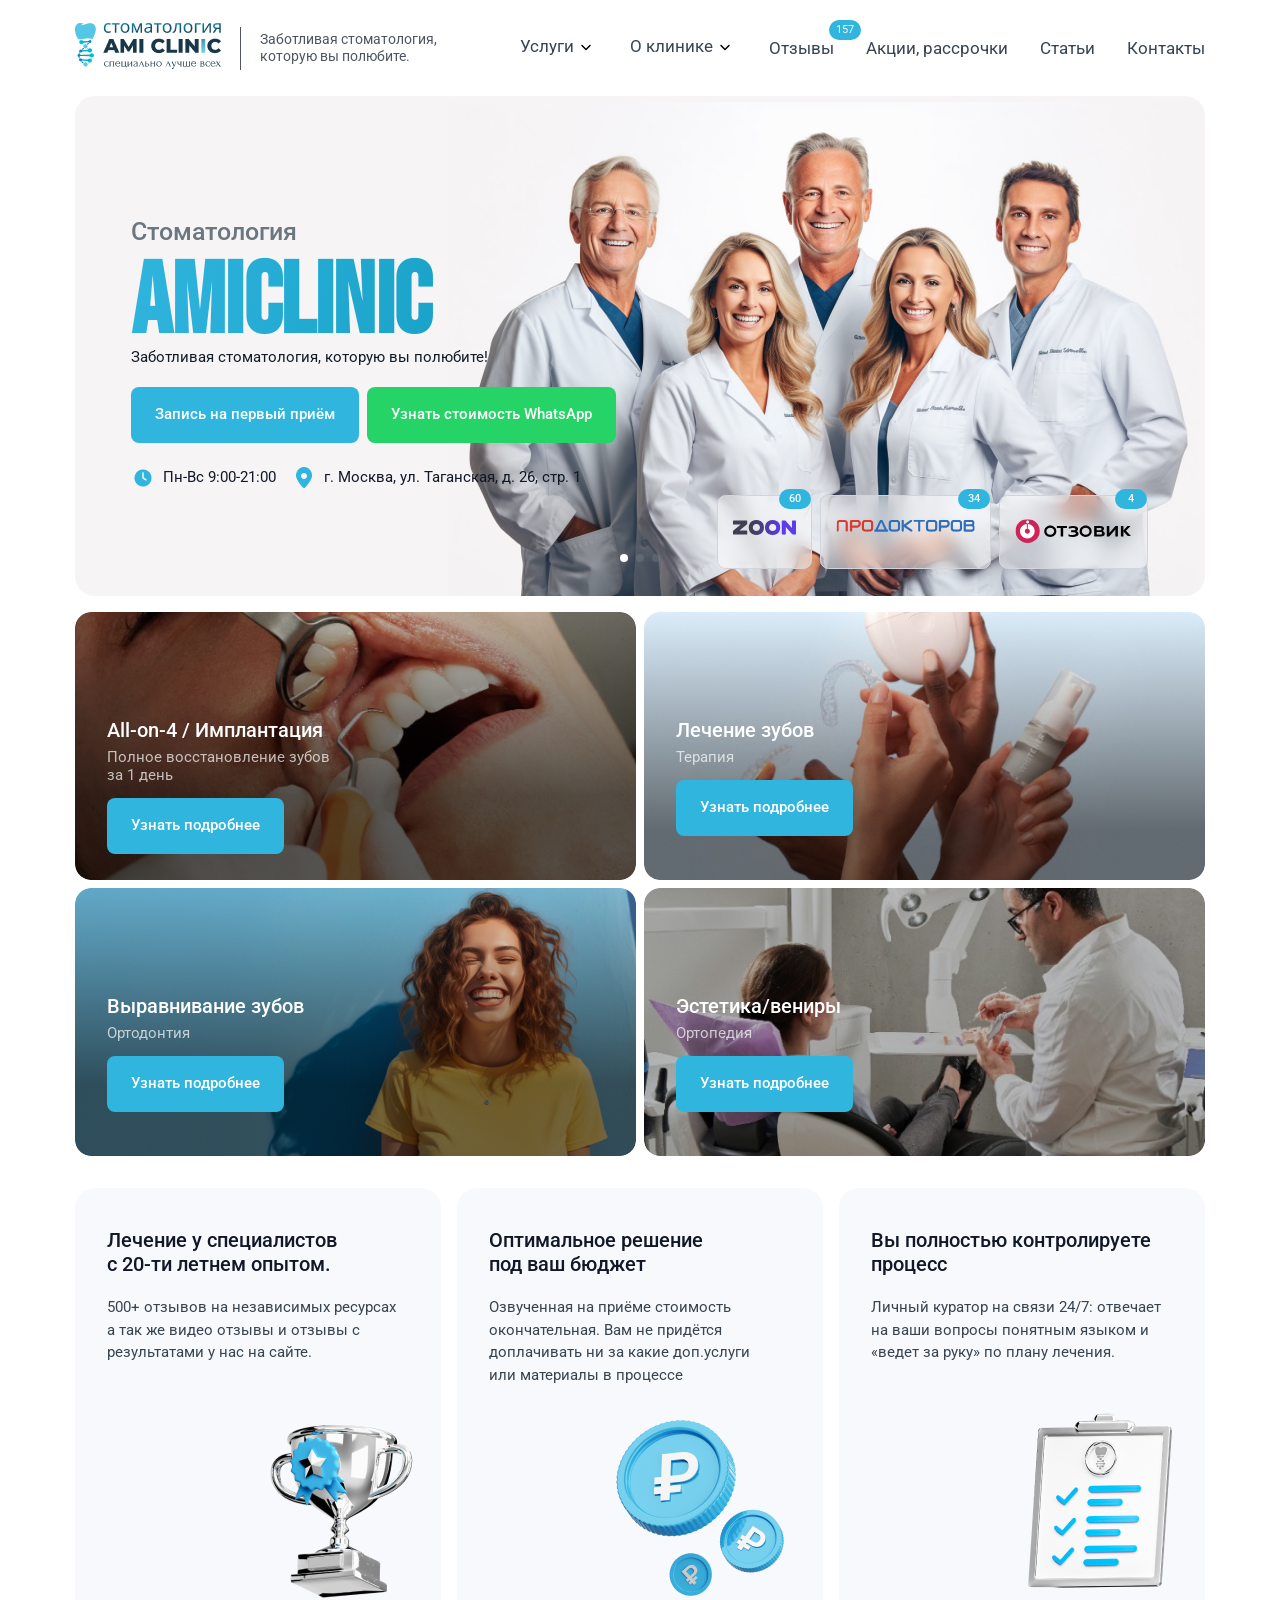
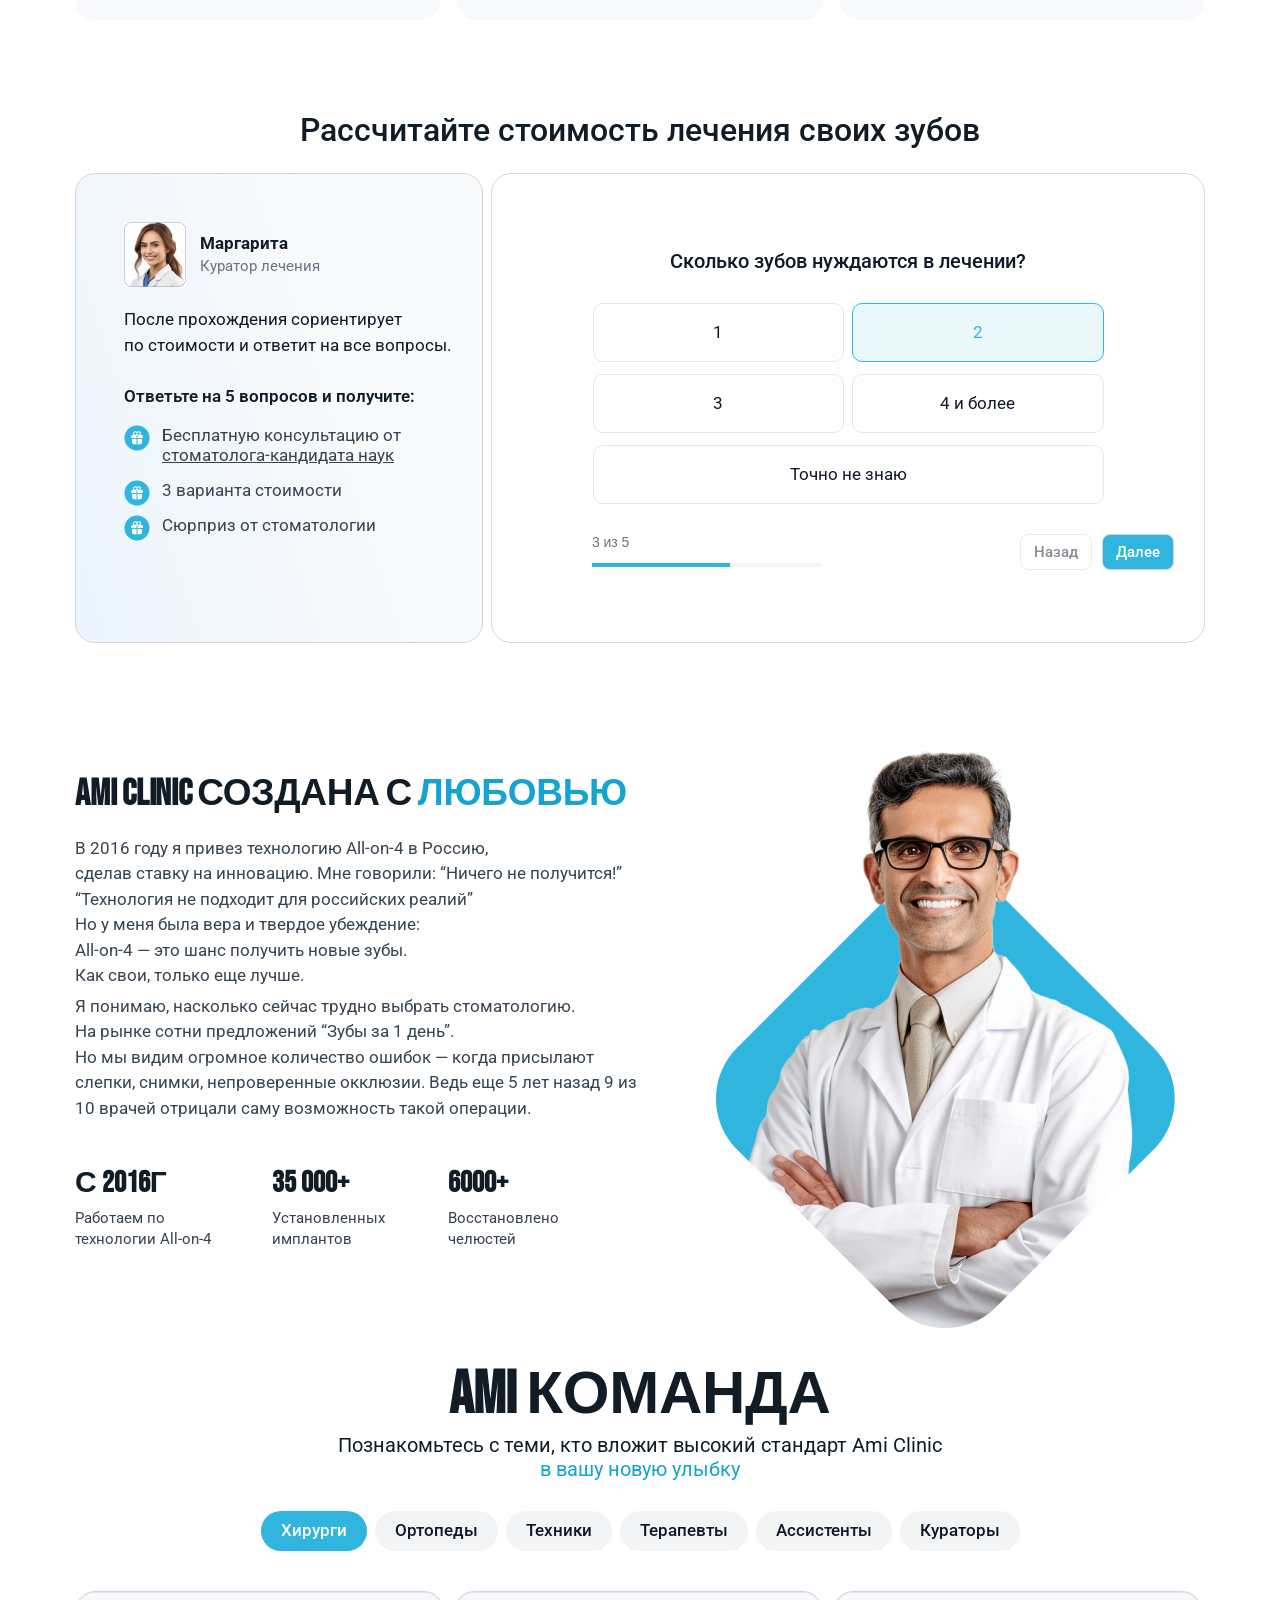
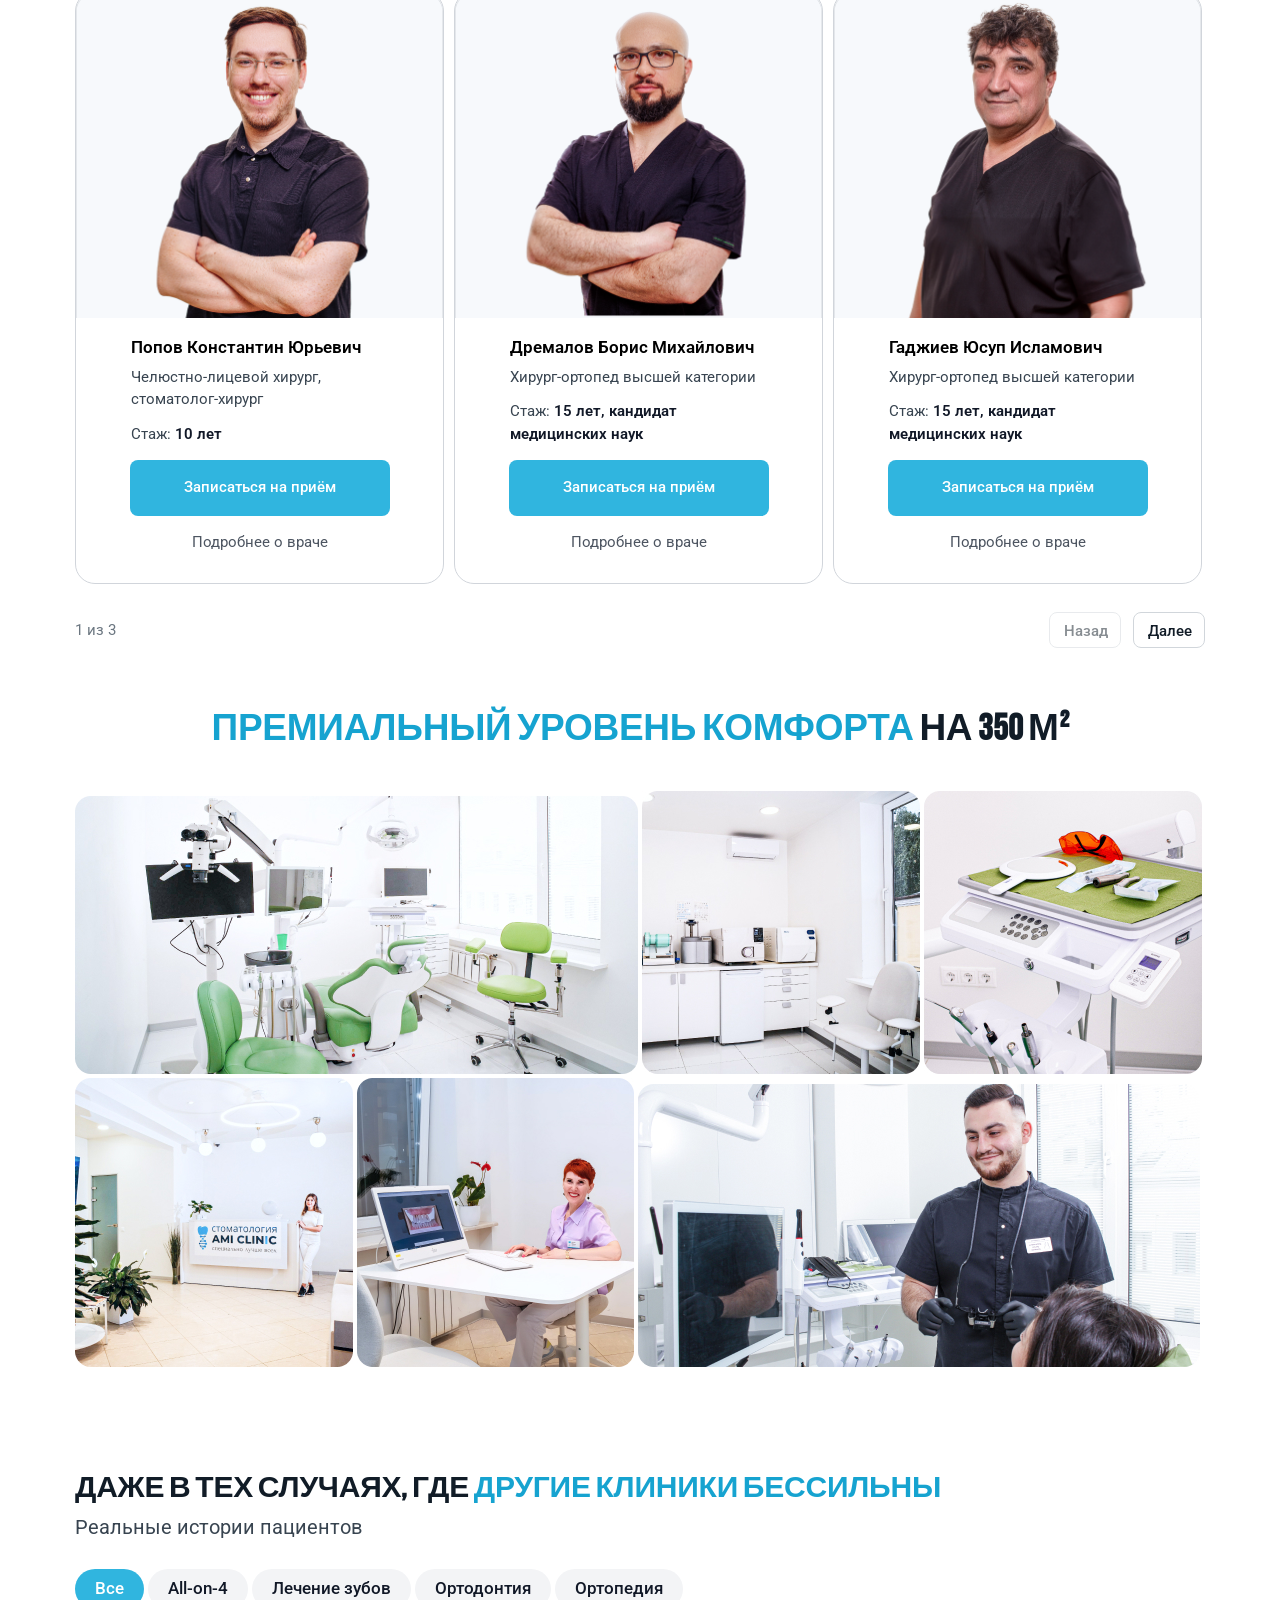
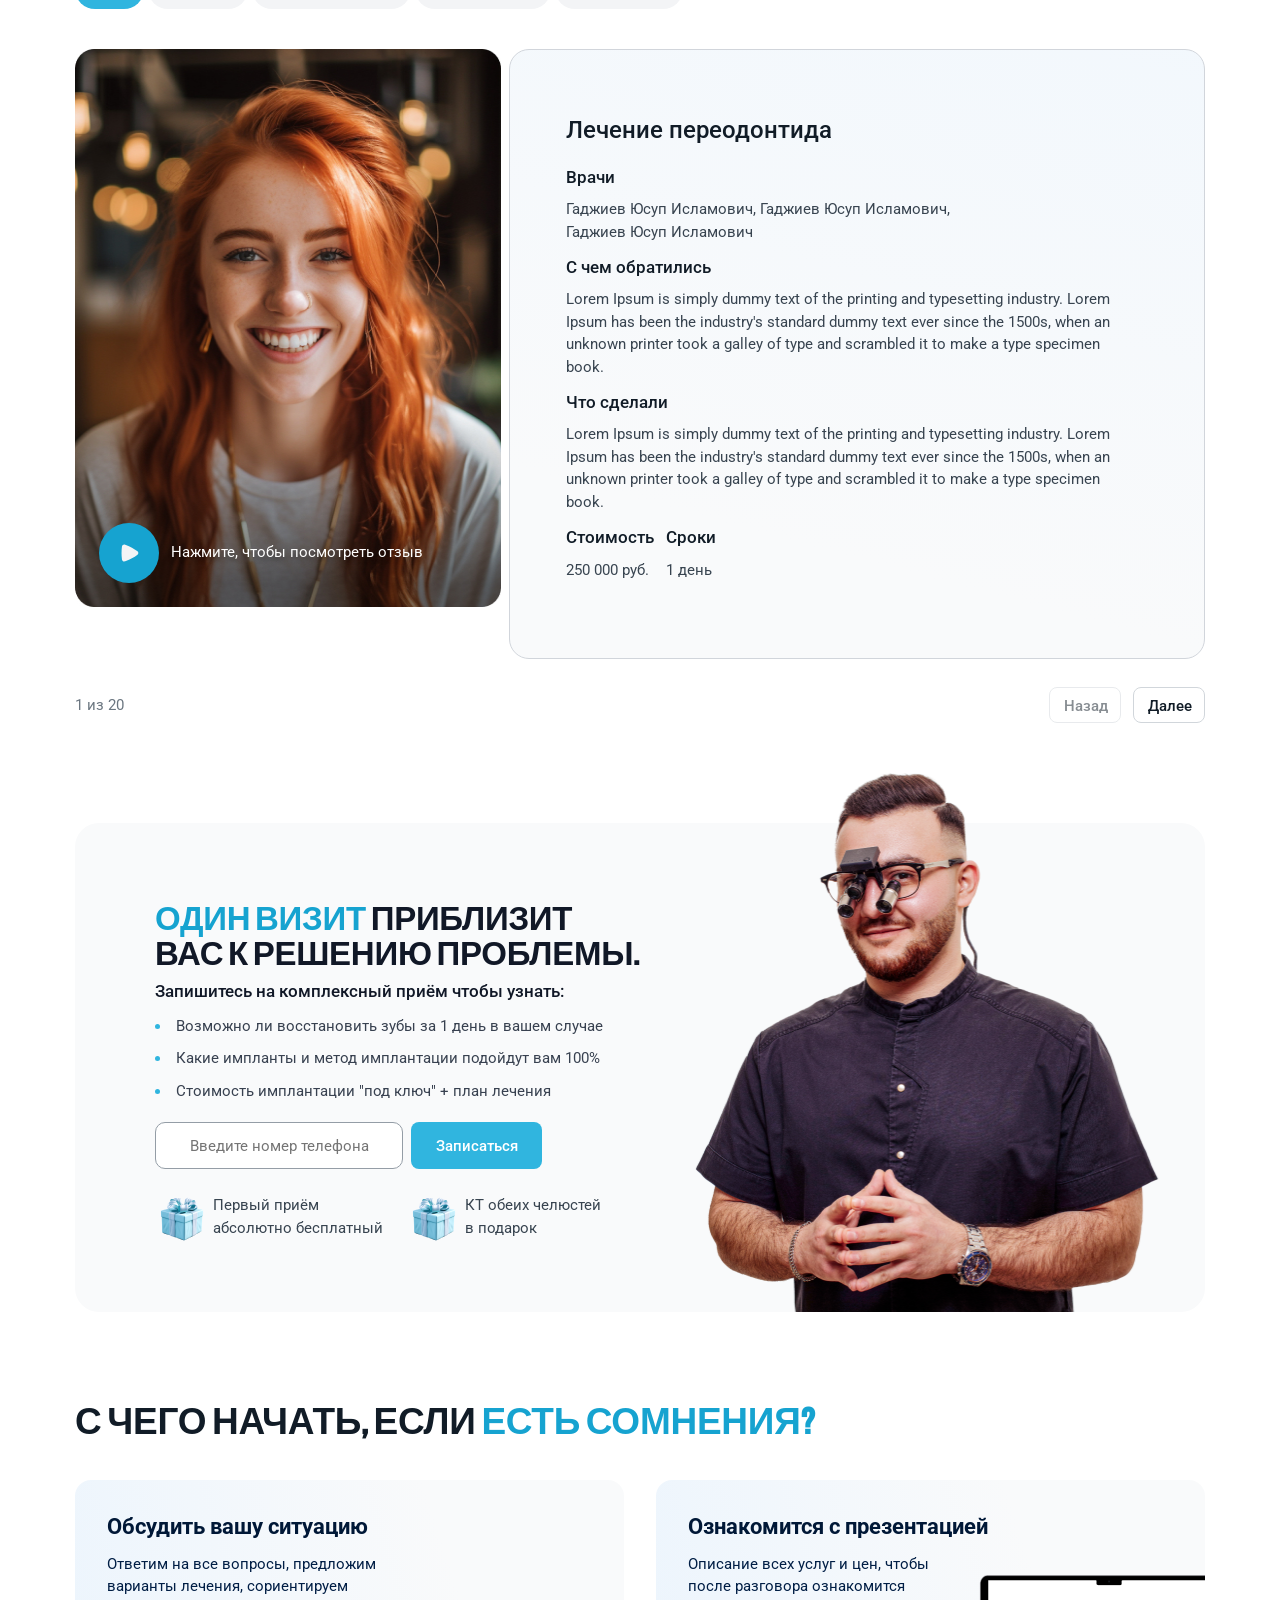
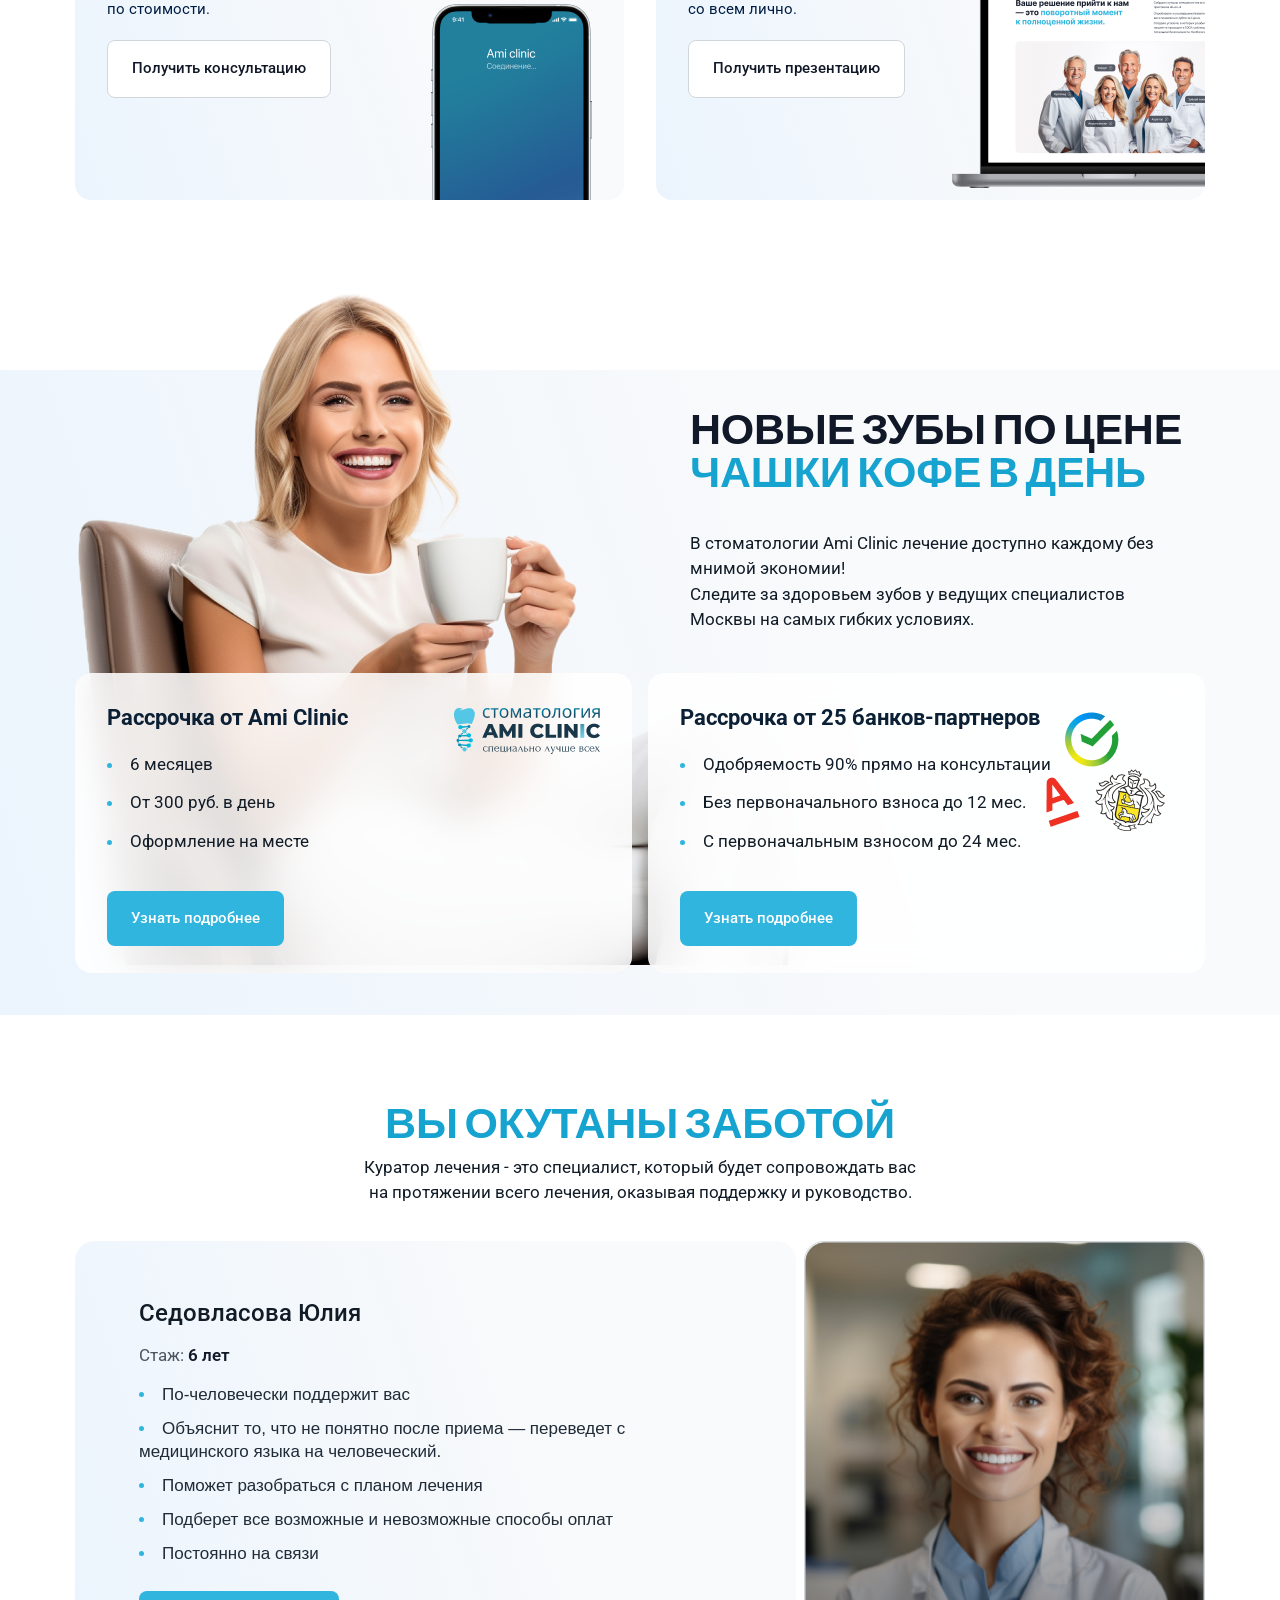
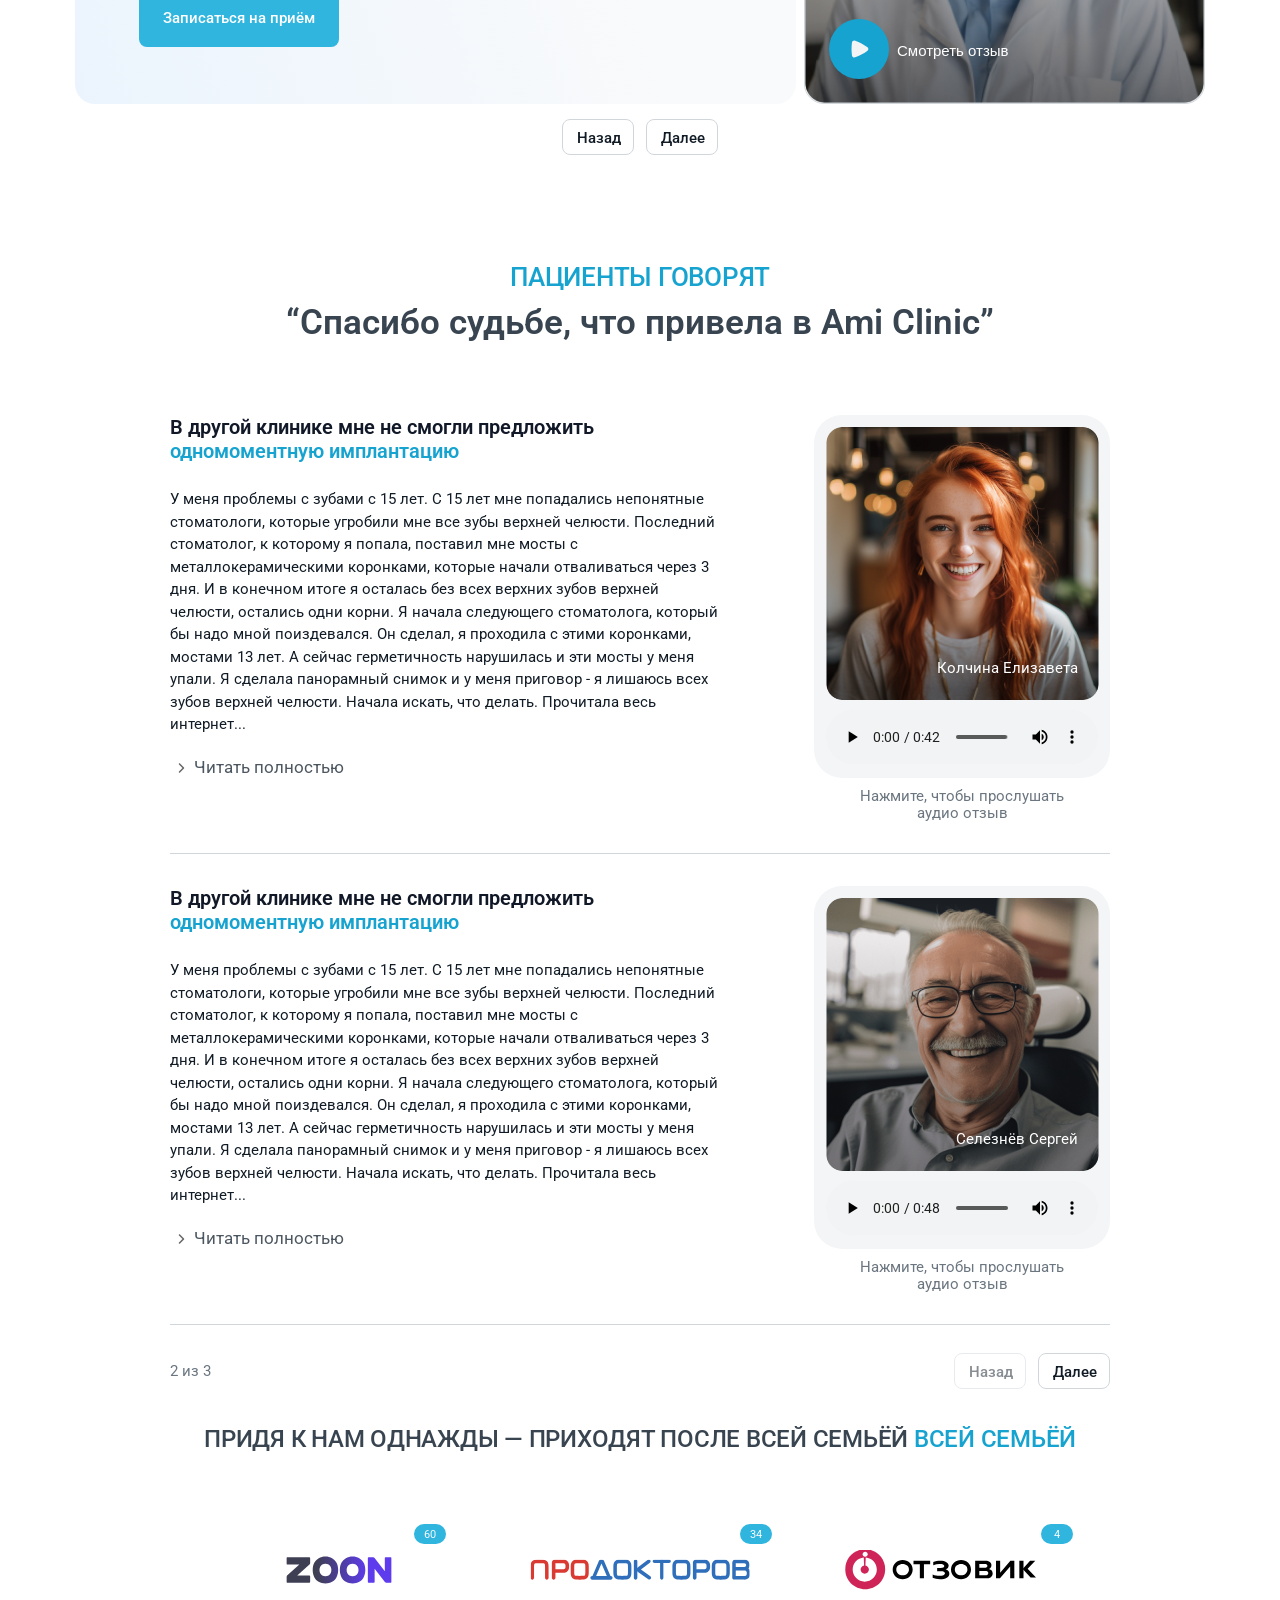
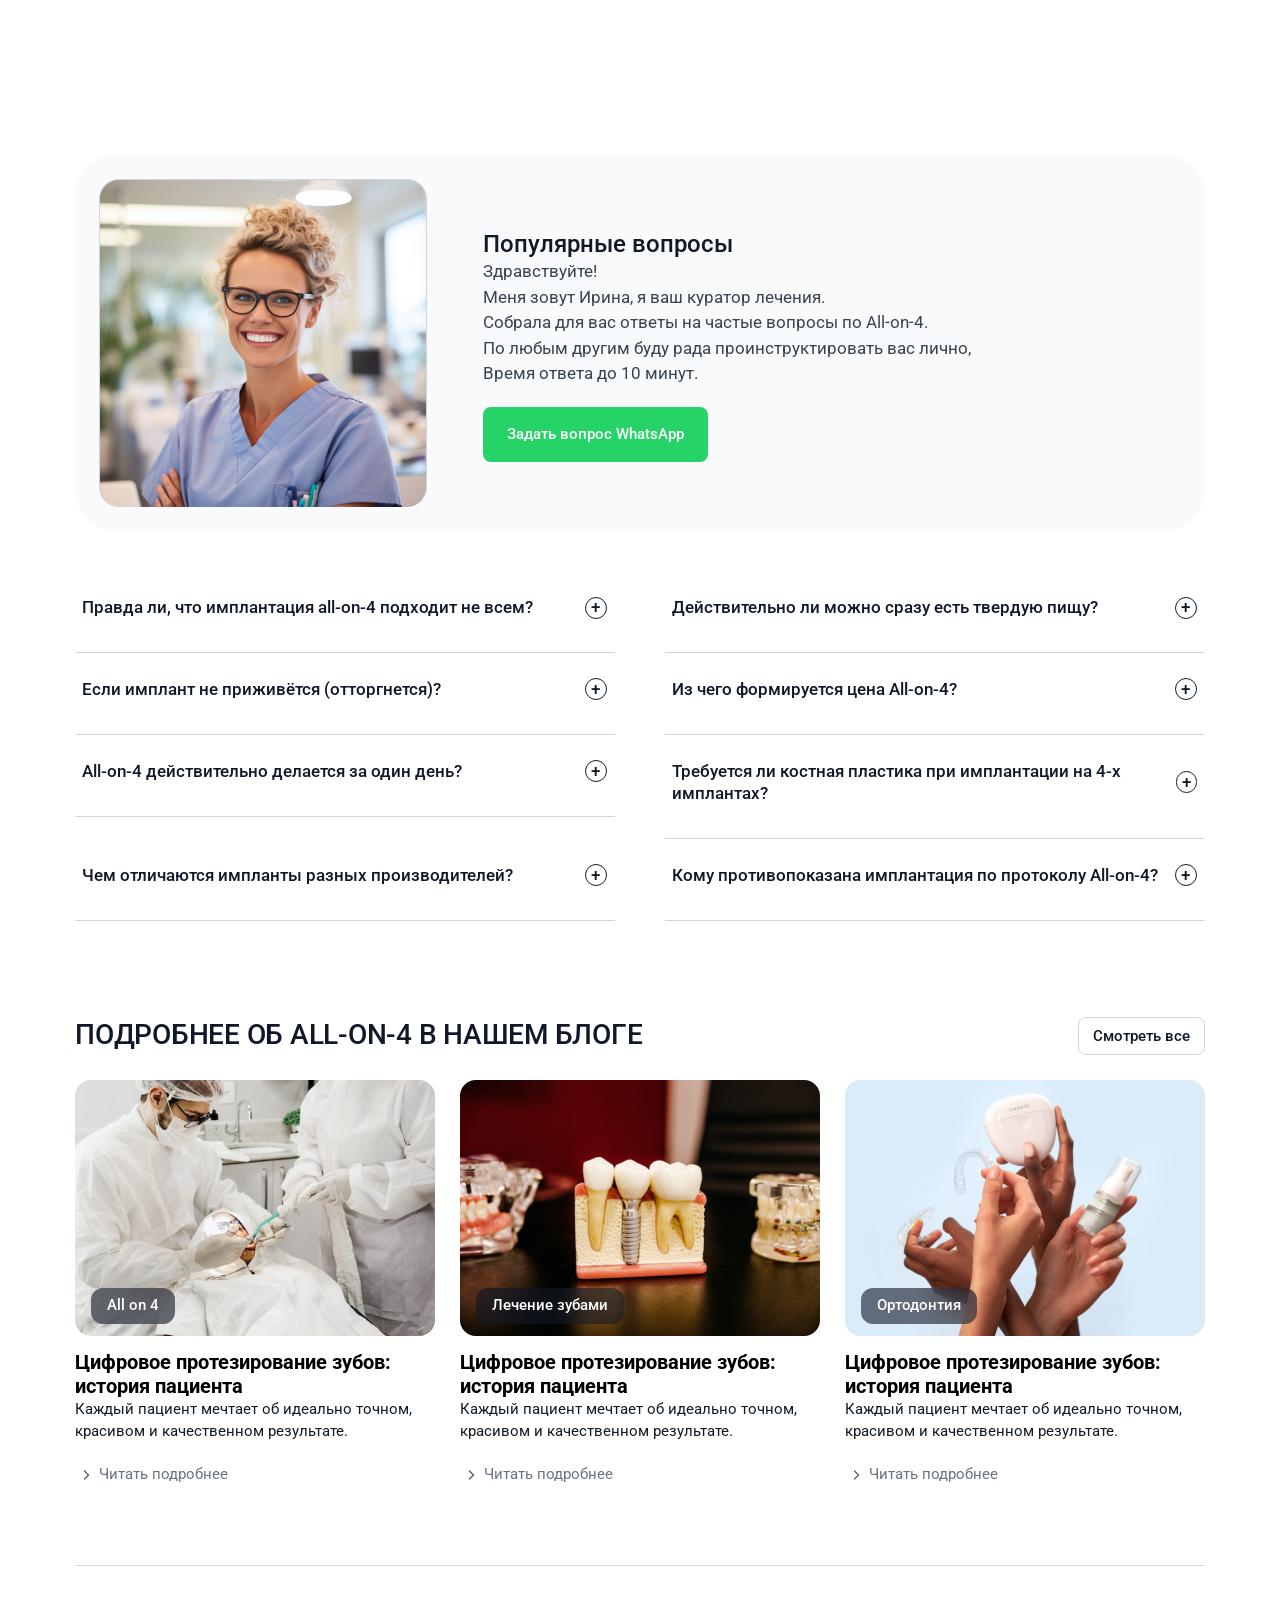
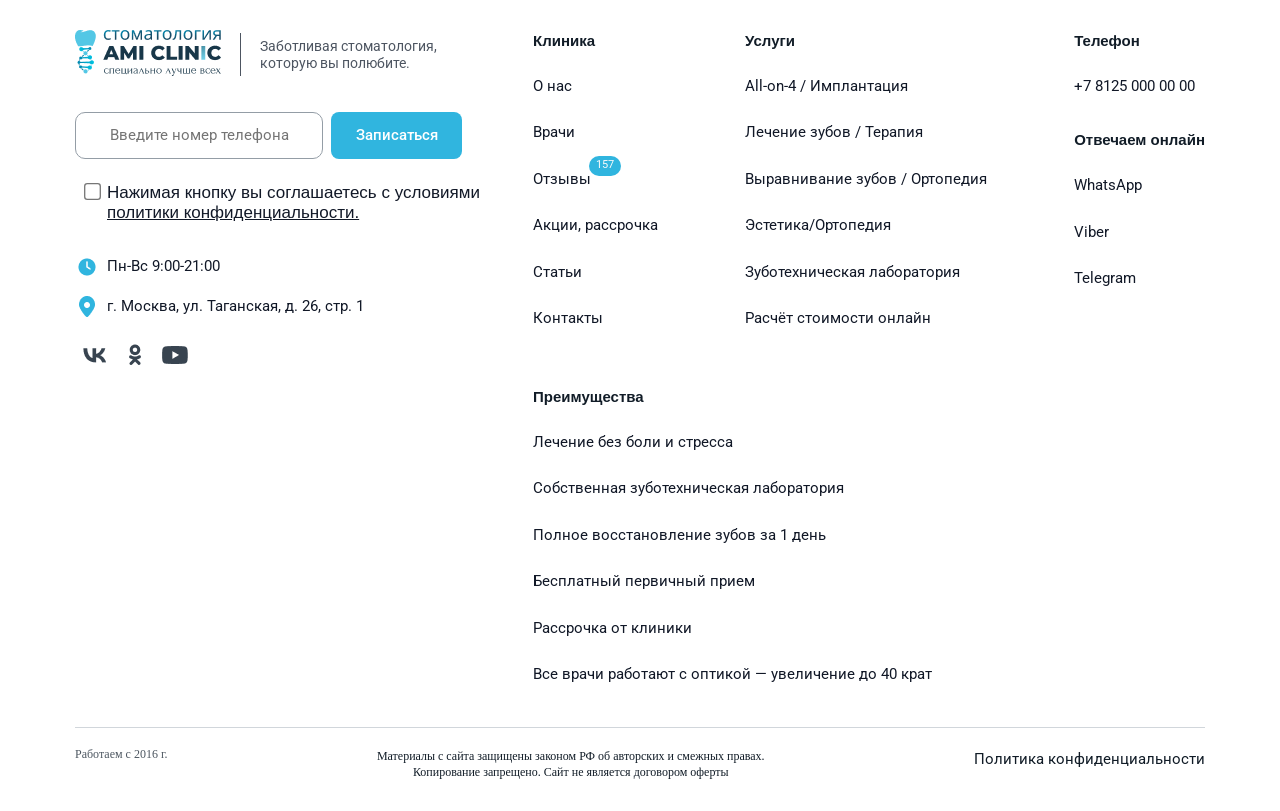
<file: index.html>
<!DOCTYPE html>
<html lang="ru">

<head>
  <meta charset="UTF-8">
  <meta name="viewport" content="width=device-width, initial-scale=1.0">
  <link rel="preconnect" href="https://fonts.googleapis.com">
  <link rel="preconnect" href="https://fonts.gstatic.com" crossorigin>
  <link
    href="https://fonts.googleapis.com/css2?family=Bebas+Neue&family=Roboto:wght@400;500;700&display=swap&Raleway:wght@500&display=swap&Inter:wght@600&display=swap"
    rel="stylesheet">
  <title>AMI CLINIC</title>
  <link rel="stylesheet" href="https://cdn.jsdelivr.net/npm/swiper@11/swiper-bundle.min.css" />
  <link rel="stylesheet" href="reset/normalize.css">
  <link rel="stylesheet" href="css/style.css">
  <link rel="icon" href="images/favicon-AMICLINIC.svg">
  <script src="js/min.js"></script>
</head>

<body>
  <div class="wrapper">
    <header class="header">
      <div class="container">
        <div class="header__inner">
          <div class="inner--logo">
            <a class="logo" href="#">
              <img class="logo__img" src="images/Logotype.png" alt="#">
            </a>
            <div class="logo__line"></div>
            <div class="logo__content">
              <p class="logo__text">Заботливая стоматология, которую вы полюбите.</p>
            </div>
          </div>
          <nav class="header__menu">
            <ul class="header__menu--list">
              <li onclick="headerDropdown()" class="menu__list--item">
                <a class="menu__list--link menu__list--link1" href="#">Услуги
                  <span class="menu__list--link-arrow">
                    <img class="arrow__img" src="images/menu-arrow.svg" alt="">
                  </span>
                </a>
              </li>
              <li onclick="headerDropdown2()" class="menu__list--item">
                <a class="menu__list--link menu__list--link2" href="#">О клинике
                  <span class="menu__list--link-arrow">
                    <img class="arrow__img" src="images/menu-arrow.svg" alt="">
                  </span>
                </a>
              </li>
              <li class="menu__list--item menu__list--link-ref">
                <a class="menu__list--link" href="#">Отзывы</a>
                <span class="ref__btn header__ref--btn">
                  <a class="ref__btn--link" href="#">157</a>
                </span>
              </li>
              <li class="menu__list--item">
                <a class="menu__list--link" href="#">Акции, рассрочки</a>
              </li>
              <li class="menu__list--item">
                <a class="menu__list--link" href="#">Статьи</a>
              </li>
              <li class="menu__list--item">
                <a class="menu__list--link" href="#">Контакты</a>
              </li>
            </ul>
            <div id="headerDropdown" class="header__dropdown">
              <a class="header__dropdown--btn" href="">услуги1</a>
              <a class="header__dropdown--btn" href="">услуги2</a>
              <a class="header__dropdown--btn" href="">услуги3</a>
              <a class="header__dropdown--btn" href="">услуги4</a>
            </div>
            <div id="headerDropdown2" class="header__dropdown2">
              <a class="header__dropdown--btn" href="">о клинике1</a>
              <a class="header__dropdown--btn" href="">о клинике2</a>
              <a class="header__dropdown--btn" href="">о клинике3</a>
              <a class="header__dropdown--btn" href="">о клинике4</a>
            </div>
          </nav>
        </div>
      </div>
    </header>

    <main class="main">

      <!-- верхний слайдер -->

      <div class="main__slider--top">
        <div class="container">
          <div class="slider__content">
            <div class="slider__content--title">
              <div class="slider__content--title-text">
                <p class="slider__text--top">Стоматология</p>
                <h1 class="slider__title">AMICLINIC</h1>
                <p class="slider__text--bottom">Заботливая стоматология, которую вы полюбите!</p>
              </div>
              <div class="slider__content--title-btn">
                <a class="buttons slider__record--btn" href="">Запись на первый приём</a>
                <a class="buttons slider__price--btn" href="">Узнать стоимость WhatsApp</a>
              </div>
              <div class="slider__content--title-address">
                <div class="form__worktime form__worktime--slider">
                  <img class="form__worktime--img" src="images/worktime.png" alt="график работы">
                  <p class="form__worktime--text">Пн-Вс 9:00-21:00</p>
                </div>
                <div class="form__address">
                  <a class="form__address__link" href="#">
                    <img class="form__address--img" src="images/Location.png" alt="адрес">
                    <p class="form__address--text">г. Москва, ул. Таганская, д. 26, стр. 1
                    </p>
                  </a>
                </div>
              </div>
            </div>
            <div class="slider__content--feedback">
              <ul class="slider__feedback">
                <li class="buttons slider__feedback--list slider__feedback--list-ref">
                  <a class="slider__feedback--item" href="#">
                    <img src="images/zoon.svg" alt="zoon">
                  </a>
                  <span class="ref__btn slider__ref--btn"><a class="ref__btn--link" href="#">60</a></span>
                </li>
                <li class="buttons slider__feedback--list slider__feedback--list-ref">
                  <a class="slider__feedback--item" href="#">
                    <img src="images/prodoctorov.svg" alt="продокторов">
                  </a>
                  <span class="ref__btn slider__ref--btn"><a class="ref__btn--link" href="#">34</a></span>
                </li>
                <li class="buttons slider__feedback--list slider__feedback--list-ref">
                  <a class="slider__feedback--item" href="#">
                    <img src="images/otzovik.svg" alt="отзовик">
                  </a>
                  <span class="ref__btn slider__ref--btn"><a class="ref__btn--link" href="#">4</a></span>
                </li>
              </ul>
            </div>
          </div>

          <!-- сам слайдер -->

          <div class="slider__top">
            <div class="swiper">
              <div class="swiper-wrapper">
                <div class="swiper-slide" style="background-image: url(images/main-slider-top1.png);"></div>
                <div class="swiper-slide" style="background-image: url(images/main-slider-top2.png);"></div>
                <div class="swiper-slide" style="background-image: url(images/main-slider-top3.png);"></div>
              </div>
              <div class="swiper-pagination"></div>
            </div>
          </div>
        </div>
      </div>

      <!-- карточки -->

      <div class="main__card--rec">
        <div class="container">
          <div class="card__rec">
            <div class="card__rec--item" style="background-image: url(images/card-1.jpg);">
              <div class="card__rec--content">
                <h3 class="card__rec--title">All-on-4 / Имплантация</h3>
                <p class="card__rec--text">Полное восстановление зубов за 1 день</p>
                <a class="buttons card__rec--btn" href="">Узнать подробнее</a>
              </div>
            </div>
            <div class="card__rec--item" style="background-image: url(images/card-2.jpg);">
              <div class="card__rec--content">
                <h3 class="card__rec--title">Лечение зубов</h3>
                <p class="card__rec--text">Терапия</p>
                <a class="buttons card__rec--btn" href="">Узнать подробнее</a>
              </div>
            </div>
            <div class="card__rec--item" style="background-image: url(images/card-3.jpg);">
              <div class="card__rec--content">
                <h3 class="card__rec--title">Выравнивание зубов</h3>
                <p class="card__rec--text">Ортодонтия</p>
                <a class="buttons card__rec--btn" href="">Узнать подробнее</a>
              </div>
            </div>
            <div class="card__rec--item" style="background-image: url(images/card-4.jpg);">
              <div class="card__rec--content">
                <h3 class="card__rec--title">Эстетика/вениры</h3>
                <p class="card__rec--text">Ортопедия</p>
                <a class="buttons card__rec--btn" href="">Узнать подробнее</a>
              </div>
            </div>
          </div>
        </div>
      </div>

      <!-- Преимущества -->

      <div class="main__advantages">
        <div class="container">
          <div class="advantages">
            <div class="advantages__item">
              <p class="advantages__item--title">Лечение у специалистов <br>
                с 20-ти летнем опытом.</p>
              <p class="advantages__item--text">500+ отзывов на независимых ресурсах<br> а так же видео отзывы и отзывы
                с результатами у нас на сайте.</p>
              <img class="advantages__item--img" src="images/advantages-1.png" alt="кубок">
            </div>
            <div class="advantages__item">
              <p class="advantages__item--title">Оптимальное решение <br>
                под ваш бюджет</p>
              <p class="advantages__item--text">Озвученная на приёме стоимость окончательная. Вам не придётся
                доплачивать ни за какие доп.услуги <br> или материалы в процессе</p>
              <img class="advantages__item--img" src="images/advantages-2.png" alt="синий рубль">
            </div>
            <div class="advantages__item">
              <p class="advantages__item--title">Вы полностью контролируете процесс</p>
              <p class="advantages__item--text">Личный куратор на связи 24/7: отвечает на ваши вопросы понятным языком и
                «ведет за руку» по плану лечения.</p>
              <img class="advantages__item--img" src="images/advantages-3.png" alt="планшет для записей">
            </div>
          </div>
        </div>
      </div>

      <!-- расчет -->

      <div class="main__calculation">
        <div class="container">
          <div class="calculation">
            <h3 class="calculation__title">Рассчитайте стоимость лечения своих зубов</h3>
            <div class="calculation__content">
              <div class="calculation__card">
                <div class="calculation__card--curator">
                  <img class="card__curator--img" src="images/margarita.jpg" alt=" фото куратора лечения">
                  <p class="card__curator--name">Маргарита</p>
                  <p class="card__curator--text">Куратор лечения</p>
                </div>
                <p class="calculation__card--text">После прохождения сориентирует <br>
                  по стоимости и ответит на все вопросы.</p>
                <p class="calculation__card--title">Ответьте на 5 вопросов и получите:</p>
                <ul class="calculation__card--present">
                  <li class="calculation__card--item">
                    <img class="calculation__card--item-img" src="images/present.png" alt="значок подарка">Бесплатную
                    консультацию
                    от <u>стоматолога-кандидата наук</u>
                  </li>
                  <li class="calculation__card--item">
                    <img class="calculation__card--item-img" src="images/present.png" alt="значок подарка">3 варианта
                    стоимости
                  </li>
                  <li class="calculation__card--item">
                    <img class="calculation__card--item-img" src="images/present.png" alt="значок подарка">Сюрприз от
                    стоматологии
                  </li>
                </ul>
              </div>
              <div class="calculation__form">
                <h3 class="calculation__form--title">Сколько зубов нуждаются в лечении?</h3>
                <div class="calculation__form--opt">
                  <button class="calculation__form--opt-btn">1</button>
                  <button class="calculation__form--opt-btn calculation__form--opt-btn-active">2</button>
                  <button class="calculation__form--opt-btn">3</button>
                  <button class="calculation__form--opt-btn">4 и более</button>
                  <button class="calculation__form--opt-btn calculation__form--opt-btn-span2">Точно не знаю</button>
                </div>
                <div class="calculation__form--step">
                  <div class="step__progressbar">
                    <p class="step__progressbar--text">3 из 5</p>
                    <progress id="step__progressbar--line" class="step__progressbar--line" value="0"
                      max="100"></progress>
                  </div>
                  <div class="step__btn">
                    <button class="step__btn--click step__btn--back">Назад</button>
                    <button class="step__btn--click step__btn--next">Далее</button>
                  </div>
                </div>
              </div>
            </div>
          </div>
        </div>
      </div>

      <!-- шеф -->

      <div class="main__chief">
        <div class="container">
          <div class="main__chief--inner">
            <div class="chief__inner--content">
              <h2 class="chief__inner--content-title">Ami Clinic создана с
                <span class="text__blue">любовью</span>
              </h2>
              <p class="chief__inner--content-text">В 2016 году я привез технологию All-on-4 в Россию,<br>
                сделав ставку на инновацию. Мне говорили: “Ничего не получится!”
                “Технология не подходит для российских реалий”<br>
                Но у меня была вера и твердое убеждение:<br>
                All-on-4 — это шанс получить новые зубы.<br>
                Как свои, только еще лучше.</p>
              <p class="chief__inner--content-text">Я понимаю, насколько сейчас трудно выбрать стоматологию.<br>
                На рынке сотни предложений “Зубы за 1 день”.<br>
                Но мы видим огромное количество ошибок — когда присылают слепки, снимки, непроверенные окклюзии. Ведь
                еще 5 лет назад 9
                из 10 врачей отрицали саму возможность такой операции.</p>
              <div class="chief__inner--content-info">
                <div class="chief__info--item">
                  <h5 class="chief__info--title">с 2016г</h5>
                  <p class="chief__info--text">Работаем по технологии All-on-4</p>
                </div>
                <div class="chief__info--item">
                  <h5 class="chief__info--title">35 000+</h5>
                  <p class="chief__info--text">Установленных имплантов</p>
                </div>
                <div class="chief__info--item">
                  <h5 class="chief__info--title">6000+</h5>
                  <p class="chief__info--text">Восстановлено челюстей</p>
                </div>
              </div>
            </div>
            <img class="chief__inner--img" src="images/chief.png" alt="главврач">
          </div>
        </div>
      </div>

      <!-- врачи -->

      <div class="main__doctors">
        <div class="container">
          <div class="main__doctors--inner">
            <h2 class="doctors__title">Ami Команда</h2>
            <p class="doctors__text">Познакомьтесь с теми, кто вложит высокий стандарт Ami Clinic<br>
              <span class="text__blue">в вашу новую улыбку</span>
            </p>
            <div class="doctors__tabs">
              <button class="buttons doctors__tabs--btn doctors__tabs--btn-active">Хирурги</button>
              <button class="buttons doctors__tabs--btn">Ортопеды</button>
              <button class="buttons doctors__tabs--btn">Техники</button>
              <button class="buttons doctors__tabs--btn">Терапевты</button>
              <button class="buttons doctors__tabs--btn">Ассистенты</button>
              <button class="buttons doctors__tabs--btn">Кураторы</button>
            </div>
            <div class="doctors__cards">
              <div class="doctor__card">
                <img class="doctor__card--img" src="images/popov.png" alt="фото врача">
                <div class="doctor__card--info">
                  <p class="doctor__card--name">Попов Константин Юрьевич</p>
                  <p class="doctor__card--post">Челюстно-лицевой хирург, стоматолог-хирург</p>
                  <p class="doctor__card--exp">Стаж: <span class="bold__text">10 лет</span></p>
                </div>
                <a class="buttons doctor__card--link-btn" href="">Записаться на приём</a>
                <a class="doctor__card--link" href="#">Подробнее о враче</a>
              </div>
              <div class="doctor__card">
                <img class="doctor__card--img" src="images/dremalov.png" alt="фото врача">
                <div class="doctor__card--info">
                  <p class="doctor__card--name">Дремалов Борис Михайлович</p>
                  <p class="doctor__card--post">Хирург-ортопед высшей категории</p>
                  <p class="doctor__card--exp">Стаж: <span class="bold__text">15 лет, кандидат медицинских наук</span>
                  </p>
                </div>
                <a class="buttons doctor__card--link-btn" href="">Записаться на приём</a>
                <a class="doctor__card--link" href="#">Подробнее о враче</a>
              </div>
              <div class="doctor__card">
                <img class="doctor__card--img" src="images/gadjiev.png" alt="фото врача">
                <div class="doctor__card--info">
                  <p class="doctor__card--name">Гаджиев Юсуп Исламович</p>
                  <p class="doctor__card--post">Хирург-ортопед высшей категории</p>
                  <p class="doctor__card--exp">Стаж: <span class="bold__text">15 лет, кандидат медицинских наук</span>
                  </p>
                </div>
                <a class="buttons doctor__card--link-btn" href="">Записаться на приём</a>
                <a class="doctor__card--link" href="#">Подробнее о враче</a>
              </div>
            </div>
            <div class="pages">
              <p class="pages__number">1 из 3</p>
              <div class="pages__btn">
                <button class="step__btn--click pages__btn--back">Назад</button>
                <button class="step__btn--click pages__btn--next">Далее</button>
              </div>
            </div>
          </div>
        </div>
      </div>

      <!-- фотки -->

      <div class="main__picture">
        <div class="container">
          <div class="main__picture--inner">
            <h2 class="main__picture--title">
              <span class="text__blue">Премиальный уровень комфорта</span> на 350 м²
            </h2>
            <div class="main__picture--album">
              <img class="main__picture--img" src="images/picture-1.jpg" alt="фото помещений клиники">
              <img class="main__picture--img" src="images/picture-2.jpg" alt="фото помещений клиники">
              <img class="main__picture--img" src="images/picture-3.jpg" alt="фото помещений клиники">
              <img class="main__picture--img" src="images/picture-4.jpg" alt="фото помещений клиники">
              <img class="main__picture--img" src="images/picture-5.jpg" alt="фото помещений клиники">
              <img class="main__picture--img" src="images/picture-6.jpg" alt="фото помещений клиники">
            </div>
          </div>
        </div>
      </div>

      <!-- отзывы, истории -->

      <div class="main__stories">
        <div class="container">
          <div class="main__stories--inner">
            <h2 class="main__stories--title">Даже в тех случаях, где
              <span class="text__blue">другие клиники бессильны</span>
            </h2>
            <p class="main__stories--text">Реальные истории пациентов</p>
            <div class="main__stories--tabs">
              <button class="buttons tabs__btn tabs__btn--active">Все</button>
              <button class="buttons tabs__btn">All-on-4</button>
              <button class="buttons tabs__btn">Лечение зубов</button>
              <button class="buttons tabs__btn">Ортодонтия</button>
              <button class="buttons tabs__btn">Ортопедия</button>
            </div>
            <div class="main__stories--content">
              <div class="stories__content--img" style="background-image: url(images/foto-pacient.jpg);">
                <a class="buttons circle__blue--btn stories__img--btn" href="">
                  <img class="img__play stories__img--btn-img" src="images/Play.svg" alt="play">
                </a>
                <p class="stories__img--text">Нажмите, чтобы посмотреть отзыв</p>
              </div>
              <div class="stories__content--text">
                <h6 class="stories__text--title">Лечение переодонтида</h6>
                <ul class="stories__text--list">
                  <li class="stories__text--list-title">
                    Врачи
                  </li>
                  <li class="stories__text--list-text">
                    Гаджиев Юсуп Исламович, Гаджиев Юсуп Исламович,<br>
                    Гаджиев Юсуп Исламович
                  </li>
                  <li class="stories__text--list-title">
                    C чем обратились
                  </li>
                  <li class="stories__text--list-text">
                    Lorem Ipsum is simply dummy text of the printing and typesetting industry. Lorem Ipsum has been the
                    industry's standard
                    dummy text ever since the 1500s, when an unknown printer took a galley of type and scrambled it to
                    make a type specimen
                    book.
                  </li>
                  <li class="stories__text--list-title">
                    Что сделали
                  </li>
                  <li class="stories__text--list-text">
                    Lorem Ipsum is simply dummy text of the printing and typesetting industry. Lorem Ipsum has been the
                    industry's standard
                    dummy text ever since the 1500s, when an unknown printer took a galley of type and scrambled it to
                    make a type specimen
                    book.
                  </li>
                  <li>
                    <ul class="stories__text--list-item">
                      <li>
                        <ul>
                          <li class="stories__text--list-title">Стоимость</li>
                          <li class="stories__text--list-text">250 000 руб.</li>
                        </ul>
                      </li>
                      <li>
                        <ul>
                          <li class="stories__text--list-title">Сроки</li>
                          <li class="stories__text--list-text">1 день</li>
                        </ul>
                      </li>
                    </ul>
                  </li>
                </ul>
              </div>
            </div>
            <div class="pages">
              <p class="pages__number">1 из 20</p>
              <div class="pages__btn">
                <button class="step__btn--click pages__btn--back">Назад</button>
                <button class="step__btn--click pages__btn--next">Далее</button>
              </div>
            </div>
          </div>
        </div>
      </div>

      <!-- запись -->

      <div class="main__record">
        <div class="container">
          <div class="main__record--inner">
            <div class="record__inner--content">
              <h2 class="record__content--title">
                <span class="text__blue">Один визит</span> приблизит<br> вас к решению проблемы.
              </h2>
              <p class="record__content--subtitle">Запишитесь на комплексный приём чтобы узнать:</p>
              <ul class="record__content--list ul__marker--blue">
                <li class="record__content--item">Возможно ли восстановить зубы за 1 день в вашем случае</li>
                <li class="record__content--item">Какие импланты и метод имплантации подойдут вам 100%</li>
                <li class="record__content--item">Стоимость имплантации "под ключ" + план лечения</li>
              </ul>
              <form class="form__record record__content--form" action="">
                <div class="form__record--item">
                  <input class="form__record--number" type="tel" name="phone" placeholder="Введите номер телефона">
                  <button type="button" class="step__btn--click form__record--btn">Записаться</button>
                </div>
              </form>
              <div class="record__content--present">
                <div class="record__content--present-1">
                  <img class="record__present--img" src="images/gift.png" alt="подарок">
                  <p class="record__present--text">Первый приём<br>
                    абсолютно бесплатный</p>
                </div>
                <div class="record__content--present-1">
                  <img class="record__present--img" src="images/gift.png" alt="подарок">
                  <p class="record__present--text">КТ обеих челюстей<br>
                    в подарок</p>
                </div>
              </div>
            </div>
            <img class="record__inner--img" src="images/vrach-v-ochkah.png" alt="фото врача в очках">
          </div>
        </div>
      </div>

      <!-- сомнения -->

      <div class="main__dubt">
        <div class="container">
          <div class="main__dubt--inner">
            <h2 class="dubt__inner--title">С чего начать, если
              <span class="text__blue">есть сомнения?</span>
            </h2>
            <div class="dubt__inner--cards">
              <div class="dubt__card">
                <div class="dubt__card--content">
                  <h6 class="dubt__card--content-title">Обсудить вашу ситуацию</h6>
                  <p class="dubt__card--content-text">Ответим на все вопросы, предложим
                    варианты лечения, сориентируем<br>
                    по стоимости.</p>
                  <a class="buttons dubt__card--content-btn" href="">Получить консультацию</a>
                </div>
                <img class="dubt__card--img" src="images/iPhone.png" alt="айфон">
              </div>
              <div class="dubt__card">
                <div class="dubt__card--content">
                  <h6 class="dubt__card--content-title">Ознакомится с презентацией</h6>
                  <p class="dubt__card--content-text">Описание всех услуг и цен, чтобы после разговора ознакомится<br>
                    со всем лично.</p>
                  <a class="buttons dubt__card--content-btn" href="">Получить презентацию</a>
                </div>
                <img class="dubt__card--img dubt__card--img-mac" src="images/Macbook.png" alt="макбук">
              </div>
            </div>
          </div>
        </div>
      </div>

      <!-- рассрочка -->

      <div class="main__instalment">
        <div class="container">
          <div class="instalment__inner">
            <img class="instalment__inner--img" src="images/woman-1.png" alt="">
            <div class="instalment__content--text">
              <h2 class="instalment__inner--title">Новые зубы по цене
                <span class="text__blue">чашки кофе в день</span>
              </h2>
              <p class="instalment__inner--text">В стоматологии Ami Clinic лечение доступно каждому
                без мнимой экономии!<br>
                Следите за здоровьем зубов у ведущих специалистов Москвы на самых гибких условиях.</p>
            </div>
            <div class="instalment__inner--cards">
              <div class="instalment__card">
                <h6 class="instalment__card--title">Рассрочка от Ami Clinic</h6>
                <ul class="instalment__card--list ul__marker--blue">
                  <li class="instalment__card--item">6 месяцев</li>
                  <li class="instalment__card--item">От 300 руб. в день</li>
                  <li class="instalment__card--item">Оформление на месте</li>
                </ul>
                <a class="instalment__card--buttons buttons" href="">Узнать подробнее</a>
                <img class="instalment__card--logo" src="images/Logotype.png" alt="логотип клиники">
              </div>
              <div class="instalment__card">
                <h6 class="instalment__card--title">Рассрочка от 25 банков-партнеров</h6>
                <ul class="instalment__card--list ul__marker--blue">
                  <li class="instalment__card--item">Одобряемость 90% прямо на консультации</li>
                  <li class="instalment__card--item">Без первоначального взноса до 12 мес.</li>
                  <li class="instalment__card--item">С первоначальным взносом до 24 мес.</li>
                </ul>
                <a class="instalment__card--buttons buttons" href="">Узнать подробнее</a>
                <img class="instalment__card--logo" src="images/banki-logo.png" alt="логотипы банков">
              </div>
            </div>
          </div>
        </div>
      </div>

      <!-- хелпер = куратор -->

      <div class="main__helper">
        <div class="container">
          <div class="main__helper--inner">
            <h2 class="helper__inner--title text__blue">Вы окутаны заботой</h2>
            <p class="helper__inner--text">Куратор лечения - это специалист, который будет сопровождать вас<br> на
              протяжении всего лечения, оказывая поддержку и
              руководство.</p>
            <div class="helper__inner--content">
              <div class="helper__content--text">
                <h6 class="helper__text--name">Седовласова Юлия</h6>
                <p class="helper__text--exp">Стаж:
                  <span class="bold__text">6 лет</span>
                </p>
                <ul class="helper__text--list ul__marker--blue">
                  <li class="helper__text--item">По-человечески поддержит вас</li>
                  <li class="helper__text--item">Объяснит то, что не понятно после приема — переведет с медицинского
                    языка на человеческий.</li>
                  <li class="helper__text--item">Поможет разобраться с планом лечения</li>
                  <li class="helper__text--item">Подберет все возможные и невозможные способы оплат</li>
                  <li class="helper__text--item">Постоянно на связи</li>
                </ul>
                <a class="buttons helper__text--btn" href="">Записаться на приём</a>
              </div>
              <div class="helper__content--img" style="background-image: url(images/helper-1.png);">
                <a class="buttons circle__blue--btn helper__img--btn" href="#">
                  <img class="img__play helper__img--btn-img" src="images/Play.svg" alt="play">
                </a>
                <p class="helper__img--text">Смотреть отзыв</p>
              </div>
            </div>
            <div class="pages__btn helper__pages--btn">
              <button class="step__btn--click pages__btn--back helper__pages--btn-back">Назад</button>
              <button class="step__btn--click pages__btn--next helper__pages--btn-next">Далее</button>
            </div>
          </div>
        </div>
      </div>

      <!-- аудио отзыв  -->

      <div class="main__audioreview">
        <div class="container">
          <div class="audioreview__inner">
            <h2 class="audioreview__inner--title">
              <span class="text__blue">Пациенты говорят</span>
            </h2>
            <p class="audioreview__inner--text">
              “Спасибо судьбе, что привела в Ami Clinic”
            </p>
            <div class="audioreview__inner--cards">
              <div class="audioreview__card">
                <div class="audioreview__card--text">
                  <h6 class="audioreview__card--text-title">
                    В другой клинике мне не смогли предложить
                    <span class="text__blue">одномоментную имплантацию</span>
                  </h6>
                  <p class="audioreview__card--text-text">
                    У меня проблемы с зубами с 15 лет. С 15 лет мне попадались непонятные стоматологи, которые угробили
                    мне все зубы верхней
                    челюсти. Последний стоматолог, к которому я попала, поставил мне мосты с металлокерамическими
                    коронками, которые начали
                    отваливаться через 3 дня. И в конечном итоге я осталась без всех верхних зубов верхней челюсти,
                    остались одни корни. Я
                    начала следующего стоматолога, который бы надо мной поиздевался. Он сделал, я проходила с этими
                    коронками, мостами 13
                    лет. А сейчас герметичность нарушилась и эти мосты у меня упали. Я сделала панорамный снимок и у
                    меня приговор - я
                    лишаюсь всех зубов верхней челюсти. Начала искать, что делать. Прочитала весь интернет...
                  </p>
                  <button class="audioreview__card--text-btn">
                    <img class="audioreview__card--text-img" src="images/menu-arrow.svg" alt="">
                    Читать полностью
                  </button>
                </div>
                <div class="audioreview__card--audio">
                  <div class="audioreview__card--audio-img">
                    <img class="audioreview__card--audio-img-img" src="images/audioreview-1.png" alt="">
                    <p class="audioreview__card--audio-img-text">Колчина Елизавета</p>
                    <audio id="audioPlayer" controls src="audio/audio-W.mp3"></audio>
                  </div>
                  <button id="audioButton" class="audioreview__card--audio-play">Нажмите, чтобы прослушать
                    аудио отзыв
                  </button>
                </div>
              </div>
              <div class="audioreview__card">
                <div class="audioreview__card--text">
                  <h6 class="audioreview__card--text-title">
                    В другой клинике мне не смогли предложить
                    <span class="text__blue">одномоментную имплантацию</span>
                  </h6>
                  <p class="audioreview__card--text-text">
                    У меня проблемы с зубами с 15 лет. С 15 лет мне попадались непонятные стоматологи, которые угробили
                    мне все зубы верхней
                    челюсти. Последний стоматолог, к которому я попала, поставил мне мосты с металлокерамическими
                    коронками, которые начали
                    отваливаться через 3 дня. И в конечном итоге я осталась без всех верхних зубов верхней челюсти,
                    остались одни корни. Я
                    начала следующего стоматолога, который бы надо мной поиздевался. Он сделал, я проходила с этими
                    коронками, мостами 13
                    лет. А сейчас герметичность нарушилась и эти мосты у меня упали. Я сделала панорамный снимок и у
                    меня приговор - я
                    лишаюсь всех зубов верхней челюсти. Начала искать, что делать. Прочитала весь интернет...
                  </p>
                  <button class="audioreview__card--text-btn">
                    <img class="audioreview__card--text-img" src="images/menu-arrow.svg" alt="">
                    Читать полностью
                  </button>
                </div>
                <div class="audioreview__card--audio">
                  <div class="audioreview__card--audio-img">
                    <img class="audioreview__card--audio-img-img" src="images/audioreview-2.png" alt="">
                    <p class="audioreview__card--audio-img-text">Селезнёв Сергей</p>
                    <audio id="audioPlayer1" controls src="audio/audio-M.mp3"></audio>
                  </div>
                  <button id="audioButton1" class="audioreview__card--audio-play">Нажмите, чтобы прослушать
                    аудио отзыв
                  </button>
                </div>
              </div>
              <div class="pages">
                <p class="pages__number">2 из 3</p>
                <div class="pages__btn">
                  <button class="step__btn--click pages__btn--back">Назад</button>
                  <button class="step__btn--click pages__btn--next">Далее</button>
                </div>
              </div>
            </div>
          </div>
        </div>
      </div>

      <!-- карточки отзывов -->

      <div class="main__feedback">
        <div class="container">
          <div class="main__feedback--inner">
            <h2 class="main__feedback--inner-title">
              Придя к нам однажды — приходят после всей семьёй
              <span class="text__blue">всей семьёй</span>
            </h2>
            <div class="main__feedback--cards">
              <ul class="feedback__cards--list">
                <li class="feedback__card--item">
                  <a class="buttons feedback__card--link" href="#">
                    <img src="images/zoon-card.svg" alt="zoon">
                  </a>
                  <span class="ref__btn feedback__card--btn feedback__card--btn-zoon"><a class="ref__btn--link"
                      href="#">60</a></span>
                </li>
                <li class="feedback__card--item">
                  <a class="buttons feedback__card--link" href="#">
                    <img src="images/prodoctorov-card.svg" alt="prodoctorov">
                  </a>
                  <span class="ref__btn feedback__card--btn"><a class="ref__btn--link" href="#">34</a></span>
                </li>
                <li class="feedback__card--item">
                  <a class="buttons feedback__card--link" href="#">
                    <img src="images/otzovik-card.svg" alt="otzovik">
                  </a>
                  <span class="ref__btn feedback__card--btn"><a class="ref__btn--link" href="#">4</a></span>
                </li>
              </ul>
            </div>
          </div>
        </div>
      </div>

      <!-- FAQ -->

      <div class="main__faq">
        <div class="container">
          <div class="main__faq--inner">
            <div class="main__faq--curator">
              <img class="main__faq--curator-img" src="images/curator-problem-irina.png"
                alt="фотография куратора Ирина">
              <h6 class="main__faq--curator-title">Популярные вопросы</h6>
              <p class="main__faq--curator-text">Здравствуйте!<br>
                Меня зовут Ирина, я ваш куратор лечения.<br>
                Собрала для вас ответы на частые вопросы по All-on-4.<br>
                По любым другим буду рада проинструктировать вас лично,<br>
                Время ответа до 10 минут.</p>
              <a class="buttons main__faq--curator-btn" href="">Задать вопрос WhatsApp</a>
            </div>
            <div class="main__faq--problem">
              <ul class="main__faq--problem-list">
                <li class="main__faq--problem-item">
                  <details>
                    <summary class="faq--problem-item-title">Правда ли, что имплантация all-on-4 подходит не всем?
                    </summary>
                    <p class="faq--problem-item-text">Lorem Ipsum is simply dummy text of the printing and typesetting
                      industry. Lorem Ipsum has been the industry's standard
                      dummy text ever since the 1500s, when an unknown printer took a galley of type and scrambled it to
                      make a type specimen
                      book.</p>
                  </details>
                </li>
                <li class="main__faq--problem-item">
                  <details>
                    <summary class="faq--problem-item-title">Действительно ли можно сразу есть твердую пищу?</summary>
                    <p class="faq--problem-item-text">Lorem Ipsum is simply dummy text of the printing and typesetting
                      industry. Lorem Ipsum has been the industry's standard
                      dummy text ever since the 1500s, when an unknown printer took a galley of type and scrambled it to
                      make a type specimen
                      book.</p>
                  </details>
                </li>
                <li class="main__faq--problem-item">
                  <details>
                    <summary class="faq--problem-item-title">Если имплант не приживётся (отторгнется)?</summary>
                    <p class="faq--problem-item-text">loremLorem Ipsum is simply dummy text of the printing and
                      typesetting industry. Lorem Ipsum has been the industry's standard
                      dummy text ever since the 1500s, when an unknown printer took a galley of type and scrambled it to
                      make a type specimen
                      book.</p>
                  </details>
                </li>
                <li class="main__faq--problem-item">
                  <details>
                    <summary class="faq--problem-item-title">Из чего формируется цена All-on-4?</summary>
                    <p class="faq--problem-item-text">Lorem Ipsum is simply dummy text of the printing and typesetting
                      industry. Lorem Ipsum has been the industry's standard
                      dummy text ever since the 1500s, when an unknown printer took a galley of type and scrambled it to
                      make a type specimen
                      book.</p>
                  </details>
                </li>
                <li class="main__faq--problem-item">
                  <details>
                    <summary class="faq--problem-item-title">All-on-4 действительно делается за один день?</summary>
                    <p class="faq--problem-item-text">Lorem Ipsum is simply dummy text of the printing and typesetting
                      industry. Lorem Ipsum has been the industry's standard
                      dummy text ever since the 1500s, when an unknown printer took a galley of type and scrambled it to
                      make a type specimen
                      book.</p>
                  </details>
                </li>
                <li class="main__faq--problem-item">
                  <details>
                    <summary class="faq--problem-item-title">Требуется ли костная пластика при имплантации на 4-х
                      имплантах?</summary>
                    <p class="faq--problem-item-text">Lorem Ipsum is simply dummy text of the printing and typesetting
                      industry. Lorem Ipsum has been the industry's standard
                      dummy text ever since the 1500s, when an unknown printer took a galley of type and scrambled it to
                      make a type specimen
                      book.</p>
                  </details>
                </li>
                <li class="main__faq--problem-item">
                  <details>
                    <summary class="faq--problem-item-title">Чем отличаются импланты разных производителей?</summary>
                    <p class="faq--problem-item-text">Lorem Ipsum is simply dummy text of the printing and typesetting
                      industry. Lorem Ipsum has been the industry's standard
                      dummy text ever since the 1500s, when an unknown printer took a galley of type and scrambled it to
                      make a type specimen
                      book.</p>
                  </details>
                </li>
                <li class="main__faq--problem-item">
                  <details>
                    <summary class="faq--problem-item-title">Кому противопоказана имплантация по протоколу All-on-4?
                    </summary>
                    <p class="faq--problem-item-text">Lorem Ipsum is simply dummy text of the printing and typesetting
                      industry. Lorem Ipsum has been the industry's standard
                      dummy text ever since the 1500s, when an unknown printer took a galley of type and scrambled it to
                      make a type specimen
                      book.</p>
                  </details>
                </li>
              </ul>
            </div>
          </div>
        </div>
      </div>

      <!-- блог -->

      <div class="main__blog">
        <div class="container">
          <div class="main__blog--inner">
            <div class="blog__title">
              <h2 class="blog__title--text">Подробнее об All-on-4 в нашем блоге</h2>
              <a class="buttons blog__title--btn" href="">Смотреть все</a>
            </div>
            <div class="blog__cards">
              <div class="blog__card">
                <div class="blog__card--img">
                  <img class="blog__card--img-img" src="images/blog-1.png" alt="фото">
                  <a class="buttons blog__card--img-btn" href="">All on 4</a>
                </div>
                <h6 class="blog__card--title">Цифровое протезирование зубов: история пациента</h6>
                <p class="blog__card--text">Каждый пациент мечтает об идеально точном, красивом и качественном
                  результате.</p>
                <a class="blog__card--link" href="">
                  <img class="blog__card--link-img" src="images/menu-arrow.svg" alt="">
                  <p class="blog__card--link-text">Читать подробнее</p>
                </a>
              </div>
              <div class="blog__card">
                <div class="blog__card--img">
                  <img class="blog__card--img-img" src="images/blog-2.png" alt="фото">
                  <a class="buttons blog__card--img-btn" href="">Лечение зубами</a>
                </div>
                <h6 class="blog__card--title">Цифровое протезирование зубов: история пациента</h6>
                <p class="blog__card--text">Каждый пациент мечтает об идеально точном, красивом и качественном
                  результате.</p>
                <a class="blog__card--link" href="">
                  <img class="blog__card--link-img" src="images/menu-arrow.svg" alt="">
                  <p class="blog__card--link-text">Читать подробнее</p>
                </a>
              </div>
              <div class="blog__card">
                <div class="blog__card--img">
                  <img class="blog__card--img-img" src="images/blog-3.png" alt="фото">
                  <a class="buttons blog__card--img-btn" href="">Ортодонтия</a>
                </div>
                <h6 class="blog__card--title">Цифровое протезирование зубов: история пациента</h6>
                <p class="blog__card--text">Каждый пациент мечтает об идеально точном, красивом и качественном
                  результате.</p>
                <a class="blog__card--link" href="">
                  <img class="blog__card--link-img" src="images/menu-arrow.svg" alt="">
                  <p class="blog__card--link-text">Читать подробнее</p>
                </a>
              </div>
            </div>
          </div>
        </div>
      </div>

    </main>

    <footer class="footer">
      <div class="container">
        <div class="footer__inner">
          <div class="footer__inner--form">
            <div class="inner--logo">
              <a class="logo" href="#">
                <img class="logo__img" src="images/Logotype.png" alt="#">
              </a>
              <div class="logo__line"></div>
              <div class="logo__content">
                <p class="logo__text">Заботливая стоматология, которую вы полюбите.</p>
              </div>
            </div>
            <form class="form__record" action="">
              <div class="form__record--item">
                <input class="form__record--number" type="tel" name="phone" placeholder="Введите номер телефона">
                <button class="step__btn--click form__record--btn">Записаться</button>
              </div>
              <label class="form__record--checkbox">
                <input type="checkbox" name="agree">
                <p>Нажимая кнопку вы соглашаетесь с
                  условиями <u>политики конфиденциальности.</u></p>
              </label>
            </form>
            <div class="form__worktime form__worktime--footer">
              <img class="form__worktime--img" src="images/worktime.png" alt="график работы">
              <p class="form__worktime--text">Пн-Вс 9:00-21:00</p>
            </div>
            <div class="form__address form__address--address">
              <a class="form__address__link" href="#">
                <img class="form__address--img" src="images/Location.png" alt="адрес">
                <p class="form__address--text">г. Москва, ул. Таганская, д. 26, стр. 1
                </p>
              </a>
            </div>
            <ul class="form__social">
              <li class="social__item">
                <a class="social__item--link" href="#">
                  <img src="images/VK.png" alt="вк">
                </a>
              </li>
              <li class="social__item">
                <a class="social__item--link" href="#">
                  <img src="images/Ok.png" alt="ок">
                </a>
              </li>
              <li class="social__item">
                <a class="social__item--link" href="#">
                  <img src="images/YouTube.png" alt="ютуб">
                </a>
              </li>
            </ul>
          </div>
          <nav class="footer__inner--menu">

            <!-- клиника -->

            <ul class="footer__menu--list">
              <li class="footer__menu--item">
                <h4 class="footer__menu--title">Клиника</h4>
              </li>
              <li class="footer__menu--item">
                <a class="footer__menu--link" href="#">О нас</a>
              </li>
              <li class="footer__menu--item">
                <a class="footer__menu--link" href="#">Врачи</a>
              </li>
              <li class="footer__menu--item footer__menu--link-ref">
                <a class="footer__menu--link" href="#">Отзывы</a>
                <span class="ref__btn footer__ref--btn">
                  <a class="ref__btn--link" href="#">157</a>
                </span>
              </li>
              <li class="footer__menu--item">
                <a class="footer__menu--link" href="#">Акции, рассрочка</a>
              </li>
              <li class="footer__menu--item">
                <a class="footer__menu--link" href="#">Статьи</a>
              </li>
              <li class="footer__menu--item">
                <a class="footer__menu--link" href="#">Контакты</a>
              </li>
            </ul>

            <!-- услуги -->

            <ul class="footer__menu--list">
              <li class="footer__menu--item">
                <h4 class="footer__menu--title">Услуги</h4>
              </li>
              <li class="footer__menu--item">
                <a class="footer__menu--link" href="#">All-on-4 / Имплантация</a>
              </li>
              <li class="footer__menu--item">
                <a class="footer__menu--link" href="#">Лечение зубов / Терапия</a>
              </li>
              <li class="footer__menu--item">
                <a class="footer__menu--link" href="#">Выравнивание зубов / Ортопедия</a>
              </li>
              <li class="footer__menu--item">
                <a class="footer__menu--link" href="#">Эстетика/Ортопедия</a>
              </li>
              <li class="footer__menu--item">
                <a class="footer__menu--link" href="#">Зуботехническая лаборатория</a>
              </li>
              <li class="footer__menu--item">
                <a class="footer__menu--link" href="#">Расчёт стоимости онлайн</a>
              </li>
            </ul>

            <!-- телефон -->

            <ul class="footer__menu--list">
              <li class="footer__menu--item">
                <h4 class="footer__menu--title">Телефон</h4>
              </li>
              <li class="footer__menu--item footer__phone">
                <a class="footer__menu--link" href="tel:+781250000000">+7 8125 000 00 00</a>
              </li>
              <li class="footer__menu--item">
                <h4 class="footer__menu--title">Отвечаем онлайн</h4>
              </li>
              <li class="footer__menu--item">
                <a class="footer__menu--link" href="#">WhatsApp</a>
              </li>
              <li class="footer__menu--item">
                <a class="footer__menu--link" href="#">Viber</a>
              </li>
              <li class="footer__menu--item">
                <a class="footer__menu--link" href="#">Telegram</a>
              </li>
            </ul>

            <!-- Преимущества -->

            <ul class="footer__menu--list footer__menu--list-bottom">
              <li class="footer__menu--item">
                <h4 class="footer__menu--title">Преимущества</h4>
              </li>
              <li class="footer__menu--item">
                <a class="footer__menu--link" href="#">Лечение без боли и стресса</a>
              </li>
              <li class="footer__menu--item">
                <a class="footer__menu--link" href="#">Собственная зуботехническая лаборатория</a>
              </li>
              <li class="footer__menu--item">
                <a class="footer__menu--link" href="#">Полное восстановление зубов за 1 день</a>
              </li>
              <li class="footer__menu--item">
                <a class="footer__menu--link" href="#">Бесплатный первичный прием</a>
              </li>
              <li class="footer__menu--item">
                <a class="footer__menu--link" href="#">Рассрочка от клиники</a>
              </li>
              <li class="footer__menu--item">
                <a class="footer__menu--link" href="#">Все врачи работают с оптикой — увеличение до 40 крат</a>
              </li>
            </ul>
          </nav>
        </div>

        <div class="footer__inner--text">
          <p class="footer__text--left">
            Работаем с 2016 г.
          </p>
          <p class="footer__text--center">
            Материалы с сайта защищены законом РФ об авторских и смежных правах. Копирование запрещено. Сайт не является
            договором
            оферты
          </p>
          <p class="footer__text--right">
            Политика конфиденциальности
          </p>
        </div>
      </div>
    </footer>



  </div>
  <script src="https://cdn.jsdelivr.net/npm/swiper@11/swiper-bundle.min.js"></script>
  <script src="js/main.js"></script>


</body>

</html>
</file>
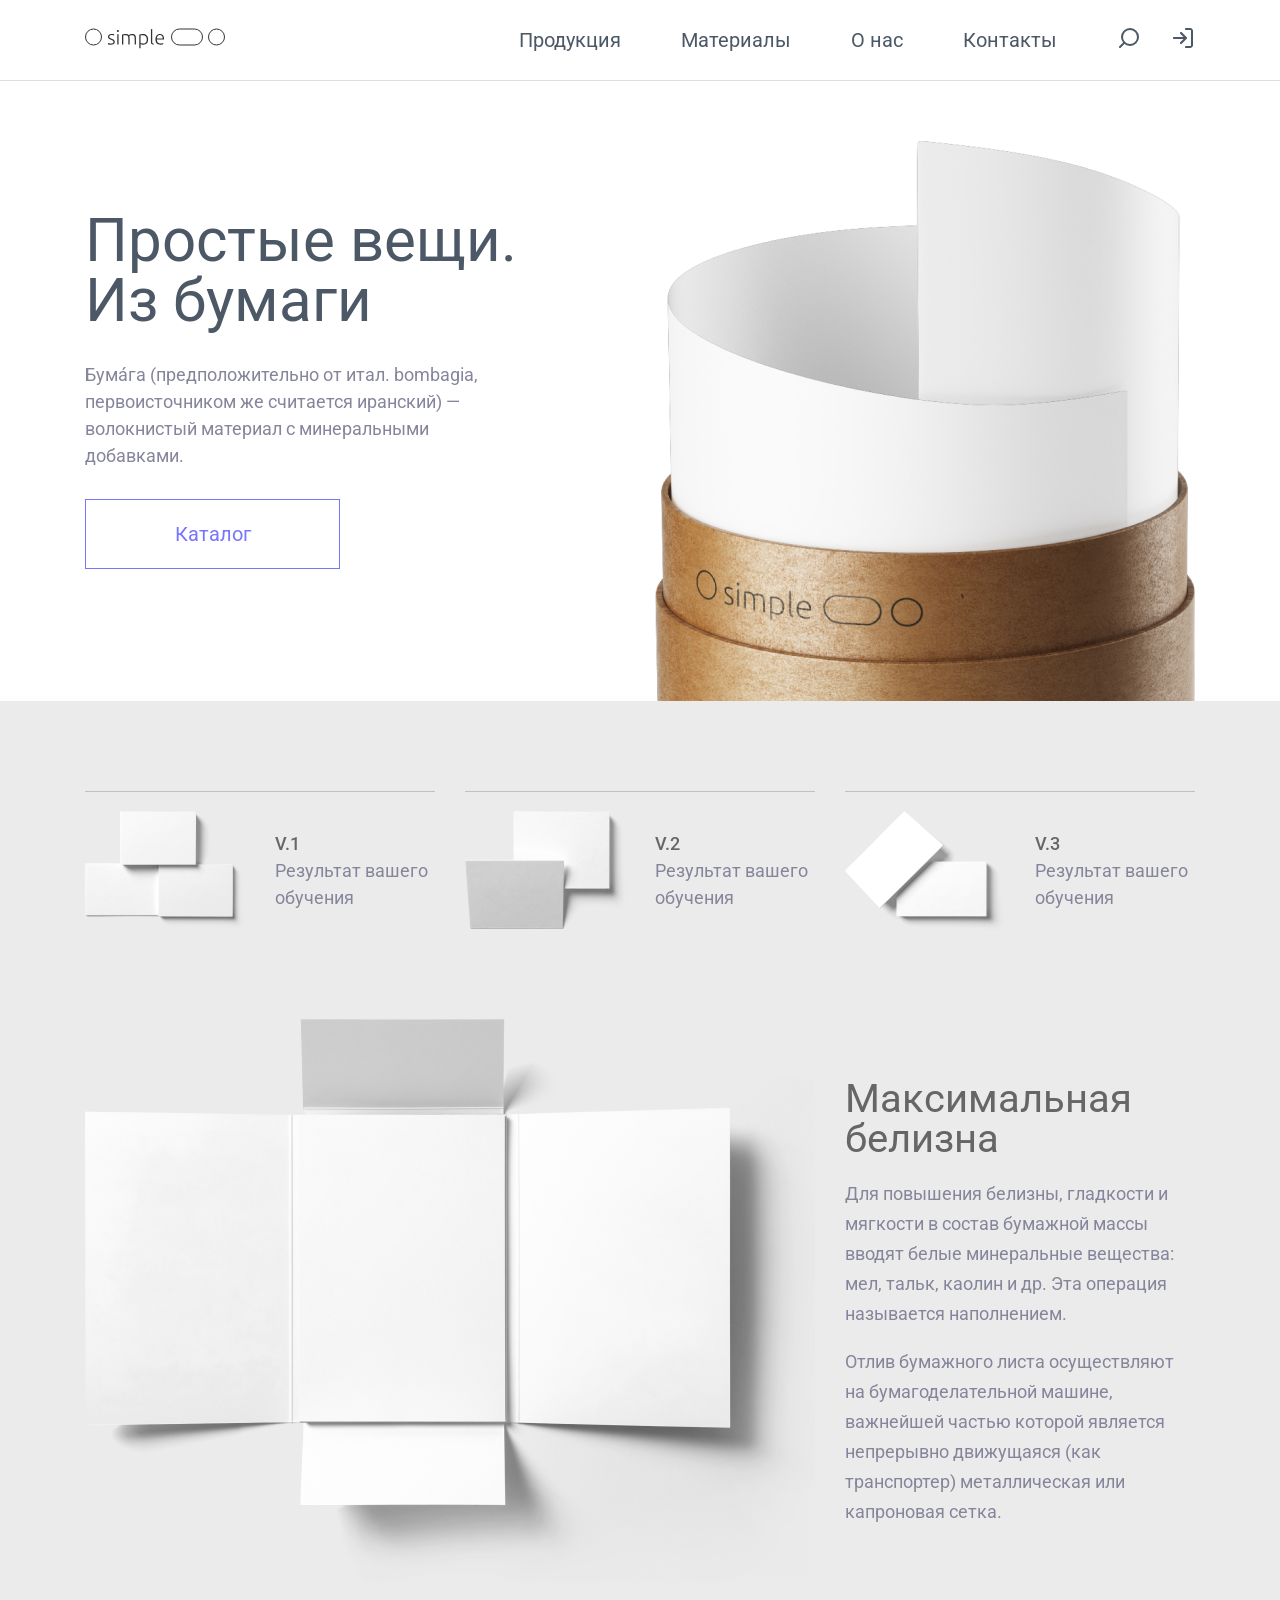
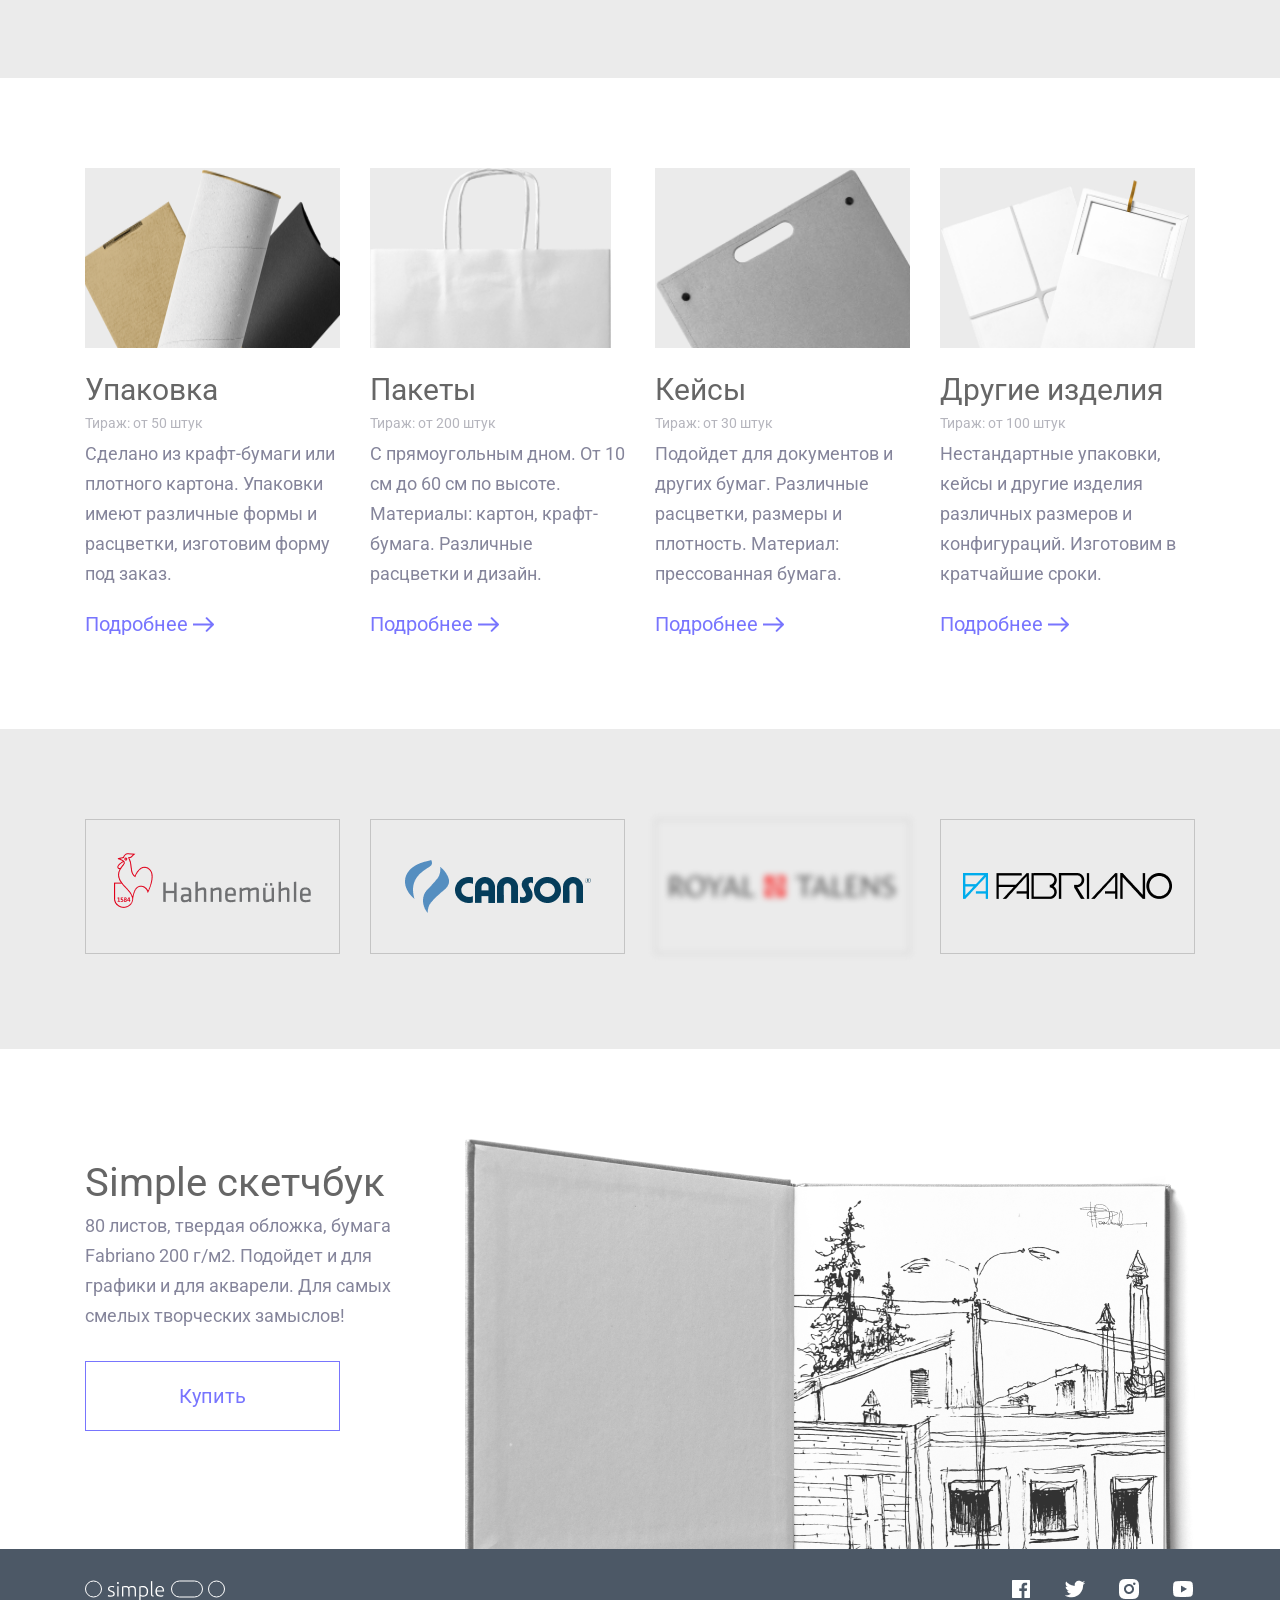
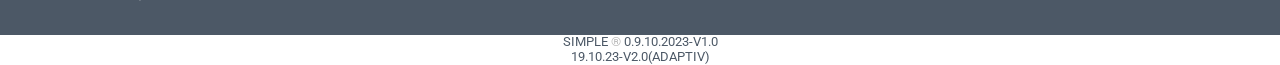
<file: simple/simple_cod/index.html>
<!DOCTYPE html>
<html lang="en">
<head>
  <meta charset="UTF-8">
  <meta name="viewport" content="width=device-width, initial-scale=1.0">
  <title>Simple</title>
  <link rel="preconnect" href="https://fonts.googleapis.com">
  <link rel="preconnect" href="https://fonts.gstatic.com" crossorigin>
  <link href="https://fonts.googleapis.com/css2?family=Roboto&display=swap" rel="stylesheet">
  <link rel="stylesheet" href="\reset\normalize.css">
  <link rel="stylesheet" href="css\style.css">
  <link rel="icon" href="images\Layer-faw.png">
</head>
<body>
  
  <header class="header">
    <div class="container">
      <nav class="nav">
        <a class="logo__img" href="#"><img class="logo" src="images\simple.svg" alt="simple"></a>
        <img class="nav__exit" src="images\exit.png" alt="">
        <button class="menu__btn">
          <span></span>
          <span></span>
          <span></span>
        </button>
        <ul class="menu">
          <li class="menu__list"><a class="menu__link" href="#">Продукция</a></li>
          <li class="menu__list"><a class="menu__link" href="#">Материалы</a></li>
          <li class="menu__list"><a class="menu__link" href="#">О нас</a></li>
          <li class="menu__list"><a class="menu__link" href="#">Контакты</a></li>
        </ul>
        <ul class="icon">
          <li class="icon__list">
            <a class="icon__link" href="#">
              <img class="icon__img--search1" src="images\Search.svg" alt="Поиск">
              <img class="icon__img--search2" src="images\Search-hover.svg" alt="Поиск">
            </a>
          </li>
          <li class="icon__list">
            <a class="icon__link" href="#">
              <img class="icon__img--login1" src="images\log_in.png" alt="Вход">
              <img class="icon__img--login2" src="images\log_in-hover.png" alt="Вход">
            </a>
          </li>
        </ul>
      </nav>
    </div>
  </header>

  <main class="main">
    <section class="top">
      <div class="container">
        <div class="top__content">
          <div class="top__text">
            <h1 class="title">Простые вещи. Из бумаги</h1>
            <p class="title__text">Бума́га (предположительно от итал. bombagia, первоисточником же считается иранский) — волокнистый материал с
        минеральными добавками.</p>
           <a class="top__btn" href="#">Каталог</a>
          </div>
          <img class="title__img" src="images\Layer.jpg" alt="Картинка">
          <img class="title__img-2" src="images\Layer-2.jpg" alt="Картинка">
          <img class="title__img-3" src="images\Layer-3.jpg" alt="Картинка">
        </div>
      </div>
    </section>

    <section class="cards">
      <div class="container">
        <div class="cards__items">
          <div class="cards__item">
            <img class="cards__item--img" src="images\Cards-1.png" alt="">
            <div class="card__item--text">
              <h4 class="cards__item--title">V.1</h4>
              <a class="cards__item--link" href="#">Результат вашего обучения</a>
            </div>
          </div>
          <div class="cards__item">
            <img class="cards__item--img" src="images\Cards-2.png" alt="">
            <div class="card__item--text">
              <h4 class="cards__item--title">V.2</h4>
              <a class="cards__item--link" href="#">Результат вашего обучения</a>
            </div>
          </div>
          <div class="cards__item">
            <img class="cards__item--img" src="images\Cards-3.png" alt="">
            <div class="card__item--text">
              <h4 class="cards__item--title">V.3</h4>
              <a class="cards__item--link" href="#">Результат вашего обучения</a>
            </div>
          </div>
        </div>
        <div class="cards__content">
          <div class="cards__content--img">
            <img class="card__img" src="images\Cards-0.png" alt="">
          </div>
          <div class="cards__content--items">
            <h2 class="cards__content--title">Максимальная белизна</h2>
            <p class="cards__content--text">Для повышения белизны, гладкости и мягкости в состав бумажной массы вводят белые минеральные вещества: мел, тальк, каолин и др. Эта операция называется наполнением.<span class="cards__content--text--transfer"> Отлив бумажного листа осуществляют на бумагоделательной машине, важнейшей частью которой является непрерывно движущаяся (как транспортер) металлическая или капроновая сетка.</span></p>
          </div>
        </div>
      </div>
    </section>

    <section class="products">
      <div class="container">
        <div class="products__items">
          <div class="product__item">
            <img class="product__img" src="images\product-1.png" alt="">
            <h3 class="product__title">Упаковка</h3>
            <p class="product__lot">Тираж: от 50 штук</p>
            <p class="product__text">Сделано из крафт-бумаги или плотного картона. Упаковки имеют различные формы и расцветки, изготовим форму под заказ.</p>
            <div class="product__link">
              <a class="product__link--text" href="#">Подробнее</a>
              <img class="product__link--img" src="images\Arrow.svg" alt="">
            </div>
          </div>
          <div class="product__item">
            <img class="product__img" src="images\product-2.png" alt="">
            <h3 class="product__title">Пакеты</h3>
            <p class="product__lot">Тираж: от 200 штук</p>
            <p class="product__text">С прямоугольным дном. От 10 см до 60 см по высоте. Материалы: картон, крафт-бумага. Различные расцветки и дизайн.</p>
            <div class="product__link">
              <a class="product__link--text" href="#">Подробнее</a>
              <img class="product__link--img" src="images\Arrow.svg" alt="">
            </div>
          </div>
          <div class="product__item">
            <img class="product__img" src="images\product-3.png" alt="">
            <h3 class="product__title">Кейсы</h3>
            <p class="product__lot">Тираж: от 30 штук</p>
            <p class="product__text">Подойдет для документов и других бумаг. Различные расцветки, размеры и плотность. Материал: прессованная бумага.</p>
            <div class="product__link">
              <a class="product__link--text" href="#">Подробнее</a>
              <img class="product__link--img" src="images\Arrow.svg" alt="">
            </div>
          </div>
          <div class="product__item">
            <img class="product__img" src="images\product-4.png" alt="">
            <h3 class="product__title">Другие изделия</h3>
            <p class="product__lot">Тираж: от 100 штук</p>
            <p class="product__text">Нестандартные упаковки, кейсы и другие изделия различных размеров и конфигураций. Изготовим в кратчайшие сроки.</p>
            <div class="product__link">
              <a class="product__link--text" href="#">Подробнее</a>
              <img class="product__link--img" src="images\Arrow.svg" alt="">
            </div>
          </div>
        </div>
      </div>
    </section>

    <section class="banners">
      <div class="container">
        <div class="banners__items">
          <a class="banners__link" href="#">
            <img class="banners__img-1" src="images\banner-1.png" alt="">
          </a>
          <a class="banners__link" href="#">
            <img class="banners__img-2" src="images\banner-2.png" alt="">
          </a>
          <a class="banners__link" href="#">
            <img class="banners__img-3" src="images\banner-3.png" alt="">
          </a>
          <a class="banners__link" href="#">
            <img class="banners__img-4" src="images\banner-4.png" alt="">
          </a>
        </div>
      </div>
    </section>

    <section class="book">
      <div class="container">
        <div class="book__items">
          <div class="book__items--text">
            <h2 class="book__title">Simple скетчбук</h2>
            <p class="book__text">80 листов, твердая обложка, бумага Fabriano 200 г/м2. Подойдет и для графики и для акварели. Для самых смелых творческих замыслов!</p>
            <a class="book__link" href="#">Купить</a>
          </div>
          <div class="book__img">
            <img src="images\book.png" alt="">
          </div>
        </div>
      </div>
    </section>

  </main>

  <footer class="footer">
    <section class="social">
      <div class="container">
        <div class="social__items">
          <a href="#">
          <img class="social__logo" src="images\simple-fff.svg" alt="">
          </a>
          <span class="social__border"></span>
          <div class="social__img">
            <a class="img__link" href="#"><img src="images\Facebook.png" alt=""></a>
            <a class="img__link" href="#"><img src="images\twit.png" alt=""></a>
            <a class="img__link" href="#"><img src="images\inst.png" alt=""></a>
            <a class="img__link" href="#"><img src="images\youtub.png" alt=""></a>
          </div>
        </div>
      </div>
    </section>
    <section class="dates">
      <div class="container">
        <div class="dates__text">
          <p class="date__text">Simple <span class="date__token">®</span> 0.9.10.2023-V1.0 <br>19.10.23-v2.0(adaptiv)</p>
        </div>
      </div>
    </section>
  </footer>
  <script src="js/main.js"></script>
</body>
</html>
</file>
<file: css/style.css>
html {
  box-sizing: border-box;
}

*,
*::after,
*::before {
  box-sizing: inherit;
  margin: 0;
  padding: 0;
}

html,
body {
  height: 100%;
  color: #384450;
  font-family: 'Roboto', sans-serif;
  /* font-family: 'Bebas Neue', sans-serif; */
  /* font-family: 'Raleway', sans-serif; */
  /* font-family: 'Inter', sans-serif; */
  font-size: 17px;
  font-style: normal;
  font-weight: 400;
  line-height: normal;
}

ul {
  list-style: none;
}

a {
  text-decoration: none;
  color: inherit;
}

h1 {
  font-family: 'Bebas Neue', sans-serif;
  font-size: 100px;
  font-style: normal;
  font-weight: 700;
  line-height: 100%;
  letter-spacing: -0.5px;
  margin: 0;
  background: linear-gradient(100deg, #30B5DF -2.64%, #0692B5 124.58%);
  background-clip: text;
  -webkit-background-clip: text;
  -webkit-text-fill-color: transparent;
  margin-top: -8px;
  margin-bottom: -17px;
}

h2 {
  text-transform: uppercase;
  color: #111C27;
  font-family: 'Bebas Neue', sans-serif;
  font-size: 37px;
  font-style: normal;
  font-weight: 600;
  line-height: 115%;
  letter-spacing: -0.25px;
}

h3 {
  color: #FFF;
  font-size: 20px;
  font-weight: 500;
}

h4 {
  color: #111C27;
  font-family: 'Inter', sans-serif;
  font-size: 15px;
  font-style: normal;
  font-weight: 600;
  line-height: 140%;
}

h5 {
  color: #111C27;
  font-family: 'Bebas Neue', sans-serif;
  font-size: 30px;
  font-style: normal;
  font-weight: 700;
  line-height: 115%;
  text-transform: uppercase;
}

h6 {
  color: #111C27;
  font-size: 24px;
  font-style: normal;
  font-weight: 500;
  line-height: 32px;
}

.wrapper {
  min-height: 100%;
  display: flex;
  flex-direction: column;
}

.container {
  max-width: 1160px;
  padding-right: 15px;
  padding-left: 15px;
  margin: 0 auto;
}

.header {
  background: rgba(255, 255, 255, 0.90);
  backdrop-filter: blur(23.5px);
  position: relative;
  z-index: 20;
}

.header__inner {
  height: 96px;
  display: flex;
  justify-content: space-between;
  align-items: center;
}

.inner--logo {
  width: 393px;
  display: flex;
  justify-content: space-between;
  align-items: center;
}

.logo__line {
  width: 0.5px;
  height: 43px;
  background: #4D5561;
}

.logo__content {
  color: #4D5561;
  max-width: 208px;
  font-size: 14px;
  line-height: 120%;
}

.header__menu--list {
  display: flex;
  justify-content: space-between;
  align-items: center;
  gap: 32px;
}

/* Появление тени */

.menu__list--item {
  transition: all 0.2s ease;
  position: relative;
}

.menu__list--item:hover {
  transition: all 0.2s ease;
  text-shadow: 0px 4px 10px rgba(0, 0, 0, 0.5);
}

.menu__list--item:hover img {
  transition: all 0.3s ease;
  filter: drop-shadow(0px 4px rgba(0, 0, 0, 0.5));
}

.arrow__img {
  float: right;
  transition: all 0.3s ease;
}

.menu__list--link-ref {
  display: flex;
  position: relative;
}

.ref__btn {
  display: flex;
  align-items: center;
  justify-content: center;
  width: 32px;
  height: 20px;
  position: absolute;
  background: #30B5DF;
  border-radius: 24px;
  font-size: 11px;
  color: #fafafa;
}

.header__ref--btn {
  right: -26.5px;
  top: -18.5px;
}

/* выпадающее меню */

.header__dropdown,
.header__dropdown2 {
  display: none;
  position: absolute;
  min-width: 160px;
  box-shadow: 0px 8px 16px 0px rgba(0, 0, 0, 0.2);
  z-index: 2;
  border-radius: 20px;
  background: #F7F9FC;
}

.header__dropdown2 {
  margin-left: 110px;
}

.header__dropdown a,
.header__dropdown2 a {
  padding: 12px 16px;
  margin: 5px 5px;
  text-decoration: none;
  display: block;
}

.rotate-180 {
  transform: rotate(180deg);
}

/* Изменение цвета выпадающих ссылок при наведении курсора */
.header__dropdown a:hover,
.header__dropdown2 a:hover {
  border-radius: 60px;
  background: #30B5DF;
  color: #FFF;
  transition: 0.2s;
}

.show {
  display: block;
}

.show2 {
  display: block;
}


/* майн */
/* верхний слайдер */

.main {
  flex-grow: 1;
  position: relative;
  z-index: 0;
}

.slider__content {
  display: flex;
  position: absolute;
  z-index: 5;
}

.slider__content--title {
  height: 500px;
  padding-top: 120px;
  padding-left: 56px;
}

.slider__content--title-text {
  display: flex;
  flex-direction: column;
  gap: 12px;
}

.slider__text--top {
  color: #6B7680;
  font-size: 25px;
  font-weight: 500;
  line-height: 130%;
}

.slider__text--bottom {
  color: #111C27;
  font-size: 15px;
  line-height: 130%;
}

.slider__content--title-btn {
  padding-top: 20px;
  display: flex;
  gap: 8px;
}

.buttons,
.slider__record--btn,
.slider__price--btn {
  padding: 18px 24px;
  border-radius: 8px;
  background: #30B5DF;
  color: #FFF;
  font-size: 15px;
  font-weight: 500;
  line-height: 130%;
  transition: 0.2s;
}

.buttons:hover {
  transition: 0.2s;
  transform: translateY(-4px);
  box-shadow: 0 4px 12px rgba(0, 0, 0, 0.2), 0 16px 20px rgba(0, 0, 0, 0.2);

}

.buttons:active {
  transition: 0.2s;
  transform: translateY(-4px);
  box-shadow: 0 0 0 rgba(0, 0, 0, 0.2), 0 0 0 rgba(0, 0, 0, 0.2);
}

.slider__price--btn {
  background: #25D366;
}

.slider__content--title-address {
  display: inline-flex;
  gap: 16px;
  padding-top: 23px;
}

.slider__feedback {
  display: flex;
  gap: 8px;
  margin-top: 399px;
  margin-left: 101px;
}

.slider__feedback--list {
  padding: 23px 15px 18px;
  border-radius: 8.604px;
  border: 0.358px solid #D1D5DB;
  background: rgba(255, 255, 255, 0.50);
  backdrop-filter: blur(8.5px);

}

.slider__feedback--list-ref {
  position: relative;
}

.slider__ref--btn {
  right: 0;
  top: -7px;
}

.swiper {
  z-index: -1;
}

.swiper-slide {
  height: 500px;
}

.swiper-pagination-bullets.swiper-pagination-horizontal {
  top: 450px;
}

.swiper-pagination-bullet {
  background: #9CA3AF;
}

.swiper-pagination-bullet-active {
  background: #FFF;
}

/* карточки */

.card__rec {
  width: 100%;
  height: 544px;
  margin-top: 16px;
  display: grid;
  grid: auto-flow / 1fr 1fr;
  gap: 8px;
}

.card__rec--item {
  width: 100%;
  height: 268px;
  border-radius: 16px;
  display: flex;
  flex-direction: column;
}

.card__rec--content {
  width: 232px;
  margin-top: 106px;
  margin-left: 32px;
}

.card__rec--text {
  margin-top: 6px;
  color: #FFF;
  font-size: 15px;
  opacity: 0.7;
}

.card__rec--btn {
  margin-top: 14px;
  display: inline-block;
}

/* Преимущества */

.advantages {
  display: flex;
  gap: 16px;
  margin-top: 32px;
}

.advantages__item {
  width: 366px;
  height: 432px;
  display: flex;
  flex-direction: column;
  padding: 40px 32px;
  border-radius: 20px;
  background: #F7F9FC;
  position: relative;
}

.advantages__item--title {
  color: #111827;
  font-size: 20px;
  font-weight: 500;
  line-height: 120%;
}

.advantages__item--text {
  padding-top: 20px;
  font-size: 15px;
  line-height: 150%;
}

.advantages__item--img {
  position: absolute;
  bottom: 0;
  right: 15px;
}

/* расчет */

.calculation {
  width: 100%;
  height: 533px;
  margin-top: 90px;
}

.calculation__title {
  font-size: 32px;
  line-height: 125%;
  text-align: center;
  color: #111C27;
}

.calculation__content {
  margin-top: 23px;
  height: 470px;
  display: flex;
  gap: 8px;
}

.calculation__card {
  width: 408px;
  height: 100%;
  padding-top: 48px;
  padding-left: 48px;
  border-radius: 20px;
  border: 0.5px solid #D1D6DB;
  background: linear-gradient(72deg, #DEEFFF -65.52%, #F9FAFB 69.16%);
  flex-shrink: 0;
}

.calculation__card--curator {
  display: flow-root;
}

.card__curator--img {
  float: left;
  padding-right: 14px;
}

.card__curator--name {
  padding-top: 10px;
  color: #111C27;
  font-weight: 700;
  line-height: 140%;
}

.card__curator--text {
  color: #6B7280;
  font-size: 15px;
  line-height: 140%;
}

.calculation__card--text {
  padding-top: 20px;
  color: #111827;
  line-height: 150%;
}

.calculation__card--title {
  padding-top: 26px;
  color: #111C27;
  font-weight: 600;
  line-height: 150%;
}

.calculation__card--item {
  padding-top: 15px;
}

.calculation__card--item-img {
  float: left;
  padding-right: 12px;
}

.calculation__form {
  border-radius: 20px;
  border: 0.5px solid #D1D6DB;
  background: #FFF;
  width: 100%;
}

.calculation__form--title {
  color: #111827;
  line-height: 120%;
  text-align: center;
  padding-top: 75px;
}

.calculation__form--opt {
  width: 511px;
  margin: 30px auto;
  display: grid;
  grid-template-columns: repeat(2, 1fr);
  /* Отступы между рядами */
  row-gap: 12px;
  /* Отступы между колонками */
  column-gap: 8px;
}

.calculation__form--opt-btn-span2 {
  grid-column: span 2;
}

.calculation__form--opt-btn {
  height: 59px;
  padding: 0 32px;
  border-radius: 10px;
  border: 1px solid #E5E7EB;
  background: #FFF;
  color: #111827;
  font-size: 17px;
  font-style: normal;
  font-weight: 400;
  line-height: 150%;
  cursor: pointer;
}

.calculation__form--opt-btn-active {
  border: 1px solid #30B5DF;
  background: rgba(48, 181, 223, 0.10);
  color: #30B5DF;
}

.calculation__form--opt-btn:hover {
  transition: 0.2s;
  transform: translateY(-1px);
  box-shadow: 0 2px 6px rgba(0, 0, 0, 0.2), 0 6px 10px rgba(0, 0, 0, 0.2);

}

.calculation__form--opt-btn:active {
  transition: 0.2s;
  transform: translateY(-1px);
  box-shadow: 0 0 0 rgba(0, 0, 0, 0.2), 0 0 0 rgba(0, 0, 0, 0.2);
}

.calculation__form--step {
  width: 582px;
  margin-left: 100px;
  display: flex;
  justify-content: space-between;
}

.step__progressbar--text {
  color: #6B7280;
  font-family: 'Inter', sans-serif;
  font-size: 14px;
  line-height: 120%;
  letter-spacing: -0.07px;
}

.step__progressbar--line {
  width: 230px;
  height: 4px;
  background-color: #fff;
}

progress::-webkit-progress-bar {
  background: #F3F4F6;
}

progress::-webkit-progress-value {
  background: #30B5DF;
}

progress::-moz-progress-bar {
  background: #30B5DF;
}

.step__btn--click,
.step__btn--back,
.step__btn--next {
  width: 72px;
  height: 36px;
  border-radius: 8px;
  color: #111C27;
  font-size: 15px;
  border: 0.5px solid #D1D6DB;
  opacity: 0.5;
  background: #FFF;
  font-style: normal;
  font-weight: 500;
  line-height: 20px;
  cursor: pointer;
}

.step__btn--next {
  margin-left: 6px;
  opacity: 1;
  background: #30B5DF;
  color: #FFF;
}

.step__btn--click:hover {
  transition: 0.2s;
  transform: translateY(-1px);
  box-shadow: 0 4px 12px rgba(0, 0, 0, 0.2), 0 16px 20px rgba(0, 0, 0, 0.2);

}

.step__btn--click:active {
  transition: 0.2s;
  transform: translateY(-1px);
  box-shadow: 0 0 0 rgba(0, 0, 0, 0.2), 0 0 0 rgba(0, 0, 0, 0.2);
}

/* шеф */

.main__chief--inner {
  display: flex;
  justify-content: space-between;
  margin-top: 130px;
}

.chief__inner--content {
  width: 563px;
}

.chief__inner--content-title {
  padding-bottom: 20px;
}

.text__blue {
  color: #16A3D0;
}

.chief__inner--content-text {
  padding-bottom: 5px;
  line-height: 150%;
}

.chief__inner--content-info {
  margin-top: 40px;
  margin-right: 70px;
  display: flex;
  gap: 47px;
}

.chief__info--text {
  padding-top: 7px;
  color: #384150;
  font-size: 15px;
  line-height: 140%;
}

.chief__inner--img {
  margin-top: -70px;
}

/* врачи */

.doctors__title {
  text-align: center;
  font-size: 60px;
  line-height: 125%;
}

.doctors__text {
  text-align: center;
  color: #111C27;
  font-size: 20px;
  line-height: 120%;
}

.doctors__tabs {
  display: flex;
  justify-content: center;
  gap: 8px;
  margin-top: 30px;
  margin-bottom: 40px;
}

.tabs__btn,
.doctors__tabs--btn,
.doctors__tabs--btn-active {
  padding: 8px 20px;
  border-radius: 60px;
  font-size: 17px;
  font-weight: 500;
  line-height: 141%;
  border: none;
  background: #F3F4F6;
  color: #111827;
  cursor: pointer;
}

.tabs__btn--active,
.doctors__tabs--btn-active {
  background: #30B5DF;
  color: #FFF;
}

.doctors__cards {
  display: flex;
  gap: 10px;
}

.doctor__card {
  width: 369px;
  display: flex;
  flex-direction: column;
  border-radius: 20px;
  border: 0.5px solid #D1D5DB;
}

.doctor__card--info {
  width: 260px;
  margin-left: 55px;
}

.doctor__card--name {
  color: #000;
  font-weight: 600;
  line-height: 150%;
  padding-top: 17px;
  padding-bottom: 5px;
}

.doctor__card--post {
  color: #384450;
  font-size: 15px;
  line-height: 150%;
}

.doctor__card--exp {
  padding-top: 12px;
  color: #384450;
  font-size: 15px;
  line-height: 150%;
}

.bold__text {
  color: #111827;
  font-weight: 600;
}

.doctor__card--link-btn {
  width: 260px;
  display: inline-block;
  text-align: center;
  margin: 15px auto;
}

.doctor__card--link {
  text-align: center;
  color: #4D5561;
  font-size: 15px;
  line-height: 150%;
  padding-bottom: 30px;
}

.pages {
  display: flex;
  justify-content: space-between;
  align-items: center;
  margin-top: 28px;
  margin-bottom: 16px;
}

.pages__number {
  color: #6B7680;
  font-size: 15px;
  line-height: 20px;

}

.pages__btn {
  display: flex;
  gap: 12px;
}

.pages__btn--back,
.pages__btn--next {
  padding: 8px 14px;
  border-radius: 8px;
  border: 0.5px solid #D1D6DB;
  opacity: 0.5;
  background: #FFF;
  color: #111C27;
  font-size: 15px;
  font-weight: 500;
  line-height: 20px;

}

.pages__btn--next {
  opacity: 1;
}

/* фотки */

.main__picture--inner {
  margin-top: 60px;
}

.main__picture--title {
  text-align: center;
  margin-bottom: 40px;
}

/* отзывы, истории */

.main__stories--inner {
  margin-top: 100px;
}

.main__stories--title {
  font-size: 30px;
  letter-spacing: -0.21px;
}

.main__stories--text {
  padding-top: 10px;
  font-size: 20px;
  line-height: 120%;
}

.main__stories--tabs {
  margin: 30px 0 40px;
}

.main__stories--content {
  display: flex;
  gap: 8px;
}

.stories__content--img {
  width: 100%;
  height: 558px;
  padding: 24px;
  display: flex;
  align-items: flex-end;
  background-repeat: no-repeat;
  background-size: 100% 100%;
}

.stories__img--btn,
.circle__blue--btn {
  float: left;
  width: 60px;
  height: 60px;
  display: flex;
  justify-content: center;
  align-items: center;
  border-radius: 43px;
  background: #16A3D0;
}

.img__play {
  transition: 1s;
}

.img__play:hover {
  transition: 1s;
  transform: rotate(360deg);
}

.stories__img--text {
  color: #FFF;
  text-shadow: 0px 4px 4px rgba(0, 0, 0, 0.25);
  font-size: 15px;
  line-height: 150%;
  padding-left: 12px;
  padding-bottom: 20px;
}

.stories__content--text {
  padding: 64px 48px 64px 56px;
  border-radius: 20px;
  border: 0.5px solid #D1D5DB;
  background: linear-gradient(195deg, #EAF5FF -102.64%, #F9FAFB 75.97%);
}

.stories__text--list {
  display: flex;
  flex-direction: column;
  padding-top: 20px;
}

.stories__text--list-title {
  font-weight: 500;
  line-height: 130%;
  color: #111C27;
}

.stories__text--list-text {
  padding-top: 10px;
  padding-bottom: 13px;
  padding-right: 17px;
  font-size: 15px;
  font-weight: 400;
  line-height: 150%;
}

.stories__text--list-item {
  display: flex;
}

/* запись */

.main__record--inner {
  height: 489px;
  margin-top: 100px;
  display: flex;
  justify-content: space-between;
  border-radius: 24px;
  background: #F9FAFB;
  position: relative;
}

.record__inner--content {
  width: 492px;
  margin-top: 80px;
  margin-left: 80px;
}

.record__content--title {
  color: #111827;
  font-size: 33px;
  line-height: 105%;
}

.record__content--subtitle {
  color: #111827;
  padding-top: 7px;
  font-weight: 500;
  line-height: 150%;
}

.ul__marker--blue {
  list-style-type: disc;
  list-style-position: inside;

}

.ul__marker--blue ::marker {
  color: #30B5DF;
}

.record__content--list {
  color: #384150;
  font-size: 15px;
  line-height: 150%;
}

.record__content--item {
  padding-top: 10px;
}

.record__inner--content .record__content--form {
  padding-top: 20px;
  padding-bottom: 20px;
}

.record__content--present {
  display: flex;
  gap: 24px;
}

.record__content--present-1 {
  display: flex;
  align-items: center;
  gap: 4px;

}

.record__present--text {
  font-size: 15px;
  line-height: 150%;
}

.record__inner--img {
  width: 550px;
  height: 594px;
  position: absolute;
  bottom: 0;
  right: 0;
}

/* сомнения */

.main__dubt--inner {
  margin-top: 90px;
}

.dubt__inner--cards {
  display: flex;
  gap: 32px;
  margin-top: 35px;
}

.dubt__card {
  width: 100%;
  height: 320px;
  padding: 0 32px;
  border-radius: 16px;
  background: linear-gradient(72deg, #DEEFFF -65.52%, #F9FAFB 69.16%);
  position: relative;
}

.dubt__card--content {
  width: 307px;
  margin-top: 31px;
}

.dubt__card--content-text {
  width: 270px;
  padding-top: 10px;
  color: #001E45;
  font-size: 15px;
  line-height: 150%;
}

.dubt__card--content-title {
  color: #001837;
  font-size: 22px;
  font-weight: 700;
}

.dubt__card--content-btn {
  display: inline-block;
  margin-top: 20px;
  border: 0.5px solid #D1D6DB;
  background: #FFF;
  color: #111827;
}

.dubt__card--img {
  right: 32px;
  position: absolute;
  bottom: 0;
}

.dubt__card--img-mac {
  right: 0;
  bottom: 12px;
}

/* рассрочка */

.main__instalment {
  height: 645px;
  margin-top: 170px;
  background: linear-gradient(72deg, #DEEFFF -65.52%, #F9FAFB 69.16%);
}

.instalment__inner {
  height: 645px;
  position: relative;
  z-index: 2;
}

.instalment__inner--img {
  position: absolute;
  z-index: -1;
  bottom: 50px;
  left: -29px;
}

.instalment__content--text {
  width: 500px;
  margin: 0 15px 0 auto;
  padding-top: 40px;
}

.instalment__inner--title {
  font-size: 43px;
  font-weight: 700;
  line-height: 100%;
  color: #111827;
}

.instalment__inner--text {
  padding-top: 35px;
  line-height: 150%;
  color: #111C27;
}

.instalment__inner--cards {
  margin-top: 40px;
  display: flex;
  gap: 16px;
}

.instalment__card {
  padding: 32px;
  width: 557px;
  height: 300px;
  border-radius: 16px;
  background: rgba(255, 255, 255, 0.86);
  backdrop-filter: blur(18px);
}

.instalment__card--title {
  color: #0B1F35;
  font-size: 22px;
  font-weight: 700;
  line-height: 26px;
}

.instalment__card--list {
  padding-top: 24px;
  display: flex;
  flex-direction: column;
  gap: 20px;
}

.instalment__card--item {
  color: #111C27;
  line-height: 110%;

}

.instalment__card--buttons {
  margin-top: 40px;
  display: inline-block;
}

.instalment__card--logo {
  position: absolute;
  top: 35px;
  right: 32px;
}

/* хелпер=куратор */

.main__helper--inner {
  height: 666px;
  margin-top: 90px;
}

.helper__inner--content {
  margin-top: 35px;
  height: 463px;
  display: flex;
  gap: 8px;
}

.helper__inner--title {
  font-size: 43px;
  line-height: 93%;
  text-align: center;
}

.helper__inner--text {
  padding-top: 10px;
  line-height: 150%;
  text-align: center;
  color: #111C27;
}

.helper__content--text {
  width: 721px;
  padding: 56px 64px 36px 64px;
  border-radius: 20px;
  background: linear-gradient(72deg, #DEEFFF -65.52%, #F9FAFB 69.16%);
}

.helper__text--exp {
  padding-top: 15px;
  padding-bottom: 7px;
  line-height: 130%;
  color: #4D5561;
}

.helper__text--item {
  padding-top: 10px;
  font-family: 'Inter', sans-serif;
  line-height: 140%;
  color: #1F2B37;
}

.helper__text--btn {
  display: inline-block;
  margin-top: 26px;
}

.helper__content--img {
  width: 401px;
  padding: 24px;
  display: flex;
  align-items: flex-end;
  background-repeat: no-repeat;
  background-size: 100% 100%;
  border-radius: 20px;
  border: 0.5px solid #D1D6DB;
}

.helper__img--text {
  padding-bottom: 20px;
  padding-left: 8px;
  color: #FFF;
  font-family: 'Inter', sans-serif;
  font-size: 15px;
  font-weight: 500;
}

.helper__pages--btn {
  margin-top: 15px;
  justify-content: center;
}

.helper__pages--btn-back {
  opacity: 1;
}

/* аудио отзыв */

.audioreview__inner {
  margin-top: 90px;
}

.audioreview__inner--title {
  text-align: center;
  font-family: 'Roboto', sans-serif;
  font-size: 26px;
  font-weight: 500;
  line-height: 125%;
}

.audioreview__inner--text {
  padding-top: 10px;
  text-align: center;
  font-size: 35px;
  font-weight: 600;
  line-height: 115%;
}

.audioreview__inner--cards {
  margin: 40px auto 0 auto;
  max-width: 940px;

}

.audioreview__card {
  display: flex;
  justify-content: space-between;
  gap: 10px;
  padding: 32px 0;
  border-bottom: 1px solid #D1D6DB;
}

.audioreview__card--text-title {
  width: 540px;
  color: #111827;
  font-size: 20px;
  font-weight: 600;
  line-height: 120%;
}

.audioreview__card--text-text {
  width: 555px;
  padding-top: 25px;
  color: #111C27;
  font-size: 15px;
  line-height: 150%;
}

.audioreview__card--text-btn {
  margin-top: 20px;
  display: flex;
  background: transparent;
  border: none;
  cursor: pointer;
  color: #4D5761;
  line-height: 141%;
}

.audioreview__card--text-img {
  transform: rotateZ(270deg);
  opacity: 0.6;
}

.audioreview__card--audio {
  width: 296px;
}

.audioreview__card--audio-img {
  height: 363px;
  padding: 12px;
  border-radius: 28px;
  background: #F3F5F6;
}

.audioreview__card--audio-img-img {
  position: absolute;
  border-radius: 16px;
}

.audioreview__card--audio-img-text {
  position: relative;
  z-index: 5;
  padding-top: 230px;
  padding-right: 20px;
  text-align: right;
  font-size: 15px;
  line-height: 150%;
  color: #FFF;

}

audio {
  width: 272px;
  margin-top: 30px;
}

.audioreview__card--audio-play {
  display: block;
  margin: 10px auto 0 auto;
  width: 204px;
  background: transparent;
  border: none;
  cursor: pointer;
  color: #6B7680;
  font-size: 15px;
  line-height: 110%;
}

/* карточки отзывов */

.main__feedback--inner {
  margin-top: 35px;
}

.main__feedback--inner-title {
  text-align: center;
  color: #384450;
  font-family: Roboto;
  font-size: 24px;
  font-weight: 500;
  line-height: 125%;
}

.feedback__cards--list {
  margin-top: 25px;
  display: flex;
  justify-content: center;
  gap: 8px;
}

.feedback__card--item {
  display: flex;
  width: 293px;
  height: 186px;
  padding: 77px 61px;
  justify-content: center;
  align-items: center;
  gap: 8px;
  position: relative;
}

.feedback__card--link {
  background-color: #fff;
}

.feedback__card--btn {
  position: absolute;
  right: 15px;
  top: 45px;
}

.feedback__card--btn-zoon {
  right: 40px;
}

/* FAQ */

.main__faq--inner {
  margin-top: 90px;
}

.main__faq--curator {
  padding: 24px;
  height: 376px;
  border-radius: 40px;
  background: #F9FAFB;
}

.main__faq--curator-img {
  float: left;
  margin-right: 56px;
}

.main__faq--curator-title {
  padding-top: 50px;
  color: #111827;
  line-height: 125%;
}

.main__faq--curator-text {
  color: #384450;
  line-height: 150%;
}


.main__faq--curator-btn {
  margin-top: 20px;
  display: inline-block;
  background: #25D366;
}

.main__faq--problem-list {
  margin-top: 40px;
  display: grid;
  grid-template-columns: repeat(2, 4fr);
  align-items: baseline;
  grid-auto-rows: minmax(auto, auto);
  column-gap: 50px;
}

.main__faq--problem-item {
  border-bottom: 0.8px solid #D1D5DB;
  padding: 20px 0;
}

.faq--problem-item-title {
  color: #111827;
  font-size: 17px;
  font-style: normal;
  font-weight: 500;
  line-height: 130%;
}

.faq--problem-item-text {
  color: #6B7280;
  font-size: 15px;
  font-style: normal;
  font-weight: 400;
  line-height: 150%;
}

details {
  display: block;
  margin-bottom: .5rem;
}

summary::-webkit-details-marker {
  display: none;
}

summary::-moz-list-bullet {
  list-style-type: none;
}

summary::marker {
  display: none;
}

summary {
  padding: .3em .5em .3em .4em;
  display: flex;
  justify-content: space-between;
  align-items: center;
  font-size: 1.4em;
  cursor: pointer;
}

summary:after {
  width: 20px;
  height: 20px;
  content: "+";
  display: flex;
  justify-content: center;
  align-items: center;
  transition: transform .5s;
  border-radius: 20px;
  border: 0.5px solid #111C27;
  color: #111C27;
}

details[open]>summary:after {
  transform: scale(1, -1);
  content: "–";
  opacity: 0.5;
}

summary~* {
  padding: 0 1em 0 1em;
}

details[open] summary~* {
  animation: sweep .5s ease-in-out;
}

@keyframes sweep {
  0% {
    opacity: 0;
  }

  100% {
    opacity: 1;
  }
}

/* блог */

.main__blog--inner {
  margin-top: 96px;
}

.blog__title {
  display: flex;
  justify-content: space-between;
}

.blog__title--text {
  color: #111827;
  font-family: Roboto;
  font-size: 28px;
  font-weight: 500;
  line-height: 125%;
}

.blog__title--btn {
  padding: 8px 14px;
  border-radius: 8px;
  border: 0.5px solid #D1D6DB;
  color: #111C27;
  background: #FFF;
  font-size: 15px;
  font-weight: 500;
  line-height: 20px;
}

.blog__cards {
  margin-top: 25px;
  height: 425px;
  display: flex;
  gap: 25px;
}

.blog__card--img {
  border-radius: 16px;
  position: relative;
}

.blog__card--img-btn {
  position: absolute;
  z-index: 5;
  bottom: 16px;
  left: 16px;
  display: flex;
  align-items: center;
  height: 36px;
  padding: 0px 16px;
  border-radius: 12px;
  color: #FFF;
  background: rgba(17, 24, 39, 0.60);
  backdrop-filter: blur(12px);
  font-size: 15px;
  line-height: 150%;
}

.blog__card--title {
  margin-top: 10px;
  color: #000;
  font-size: 20px;
  font-weight: 700;
  line-height: 120%;
}

.blog__card--text {
  color: #111C27;
  font-size: 15px;
  line-height: 150%;
}

.blog__card--link {
  margin-top: 20px;
  display: flex;
  align-items: center;
}

.blog__card--link-img {
  transform: rotateZ(270deg);
  opacity: 0.6;
}

.blog__card--link-text {
  color: #6B7280;
  font-size: 15px;
  line-height: 141%;
}


/* футер */

.footer__inner {
  display: grid;
  grid-template-columns: auto auto;
  margin-top: 60px;
  padding-top: 64px;
  border-top: 0.5px solid #D1D6DB;
}

.footer__inner--form {
  display: inline-flex;
  flex-direction: column;
  align-items: flex-start;
}

.inner--logo {
  width: 393px;
  display: flex;
  justify-content: space-between;
  align-items: center;
}

.form__record {
  max-width: 441px;
  padding-top: 32px;
}

.form__record--number {
  margin-right: 4px;
  width: 248px;
  height: 47px;
  text-align: center;
  color: #949DA6;
  font-size: 15px;
  border-radius: 10px;
  border: 0.5px solid #949DA6;
}

.form__record--btn {
  width: 131px;
  height: 47px;
  border: none;
  border-radius: 8px;
  background: #30B5DF;
  color: #FFF;
  font-size: 15px;
  opacity: 1;
}

.form__record--checkbox {
  display: flex;
  align-items: flex-start;
  gap: 8px;
  padding-top: 24px;
  padding-left: 11px;
  font-family: 'Raleway', sans-serif;
  color: #111827;
  cursor: pointer;
}

input[type=checkbox] {
  transform: scale(1.3);
  margin-top: 2px;
  cursor: pointer;
}

.form__worktime {
  display: flex;
  align-items: center;
  font-size: 15px;
  line-height: 150%;
  color: #111827;
}

.form__worktime--img {
  padding-right: 8px;
}

.form__worktime--footer {
  padding-top: 32px;
}

.form__address {
  font-size: 15px;
  line-height: 150%;
  color: #111827;
}

.form__address__link {
  display: flex;
}

.form__address--img {
  padding: 1px 12px 2px 4px;
}

.form__address--address {
  padding-top: 16px;
}

.form__social {
  display: flex;
  padding-top: 16px;
}

.footer__inner--menu {
  display: inline-flex;
  flex-wrap: wrap;
  justify-content: space-between;
  margin-left: 17px;
}

.footer__menu--list {
  display: flex;
  flex-direction: column;
  gap: 24px;
}

.footer__menu--item {
  color: #111827;
  font-size: 15px;
  line-height: 150%;
}

.footer__menu--link-ref {
  position: relative;
}

.footer__ref--btn {
  left: 56px;
  top: -12px;
}

.footer__phone {
  padding-bottom: 8px;
}

.footer__menu--list-bottom {
  padding-top: 56px;
  padding-bottom: 41px;
}

.footer__inner--text {
  display: flex;
  justify-content: space-between;
  padding-top: 20px;
  border-top: 0.5px solid #D1D6DB;
  padding-bottom: 30px;
}

.footer__text--left {
  color: #4D5761;
  font-family: Inter;
  font-size: 12px;
  font-style: normal;
  font-weight: 400;
  line-height: 100%;
}

.footer__text--center {
  width: 452px;
  color: #111C27;
  text-align: center;
  font-family: Inter;
  font-size: 12px;
  line-height: 140%;
}

.footer__text--right {
  color: #111C27;
  font-size: 15px;
  line-height: 150%;
}

/* наверх */

.upbtn {
  z-index: 9999;
  width: 70px;
  height: 70px;
  color: #FFF;
  position: fixed;
  bottom: 20px;
  right: 20px;
  cursor: pointer;
  border: 3px solid #BFE2FF;
  border-radius: 50%;
  transform: scale(0);
  transition: all .7s ease-in-out;
  background-position: center center;
  background-repeat: no-repeat;
  background-color: #30B5DF;
  background-image: url([data-uri])
}

.upbtn:hover {
  transform: scale(1.2) !important;
}
</file>
